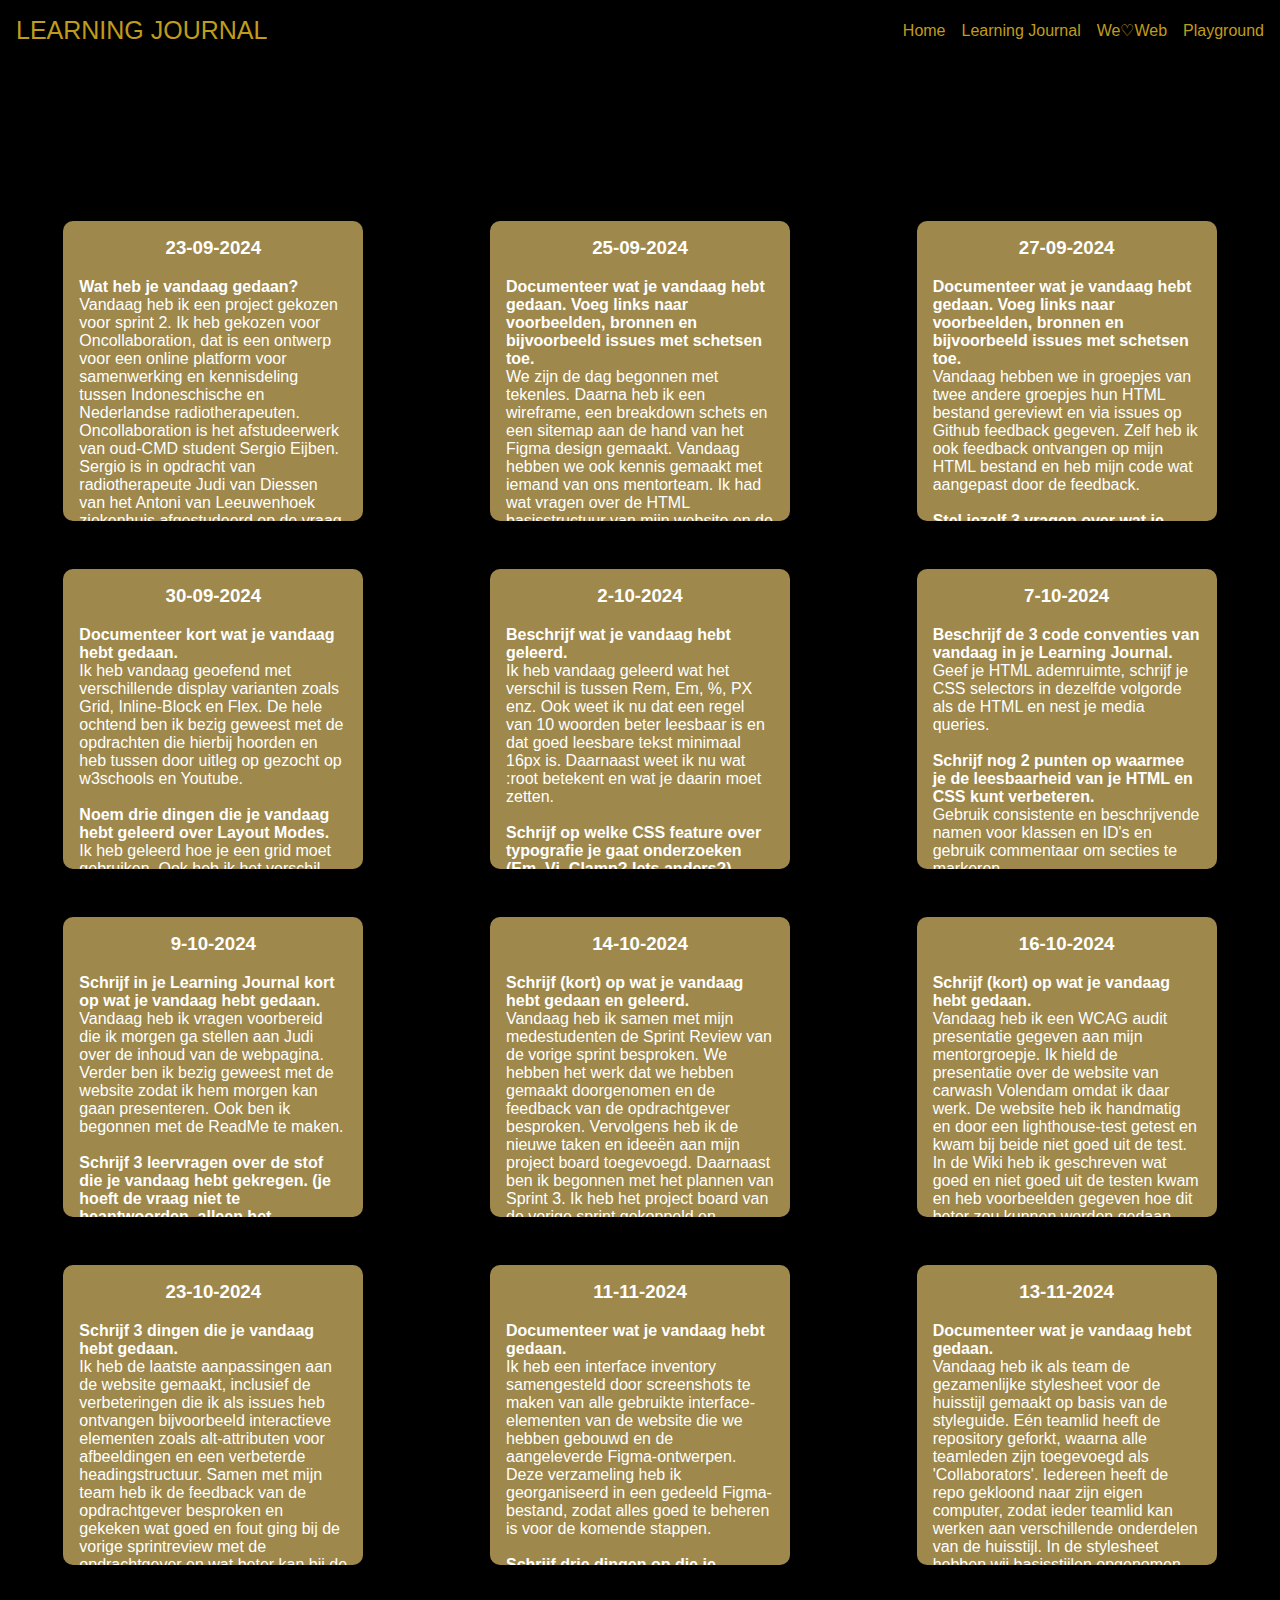
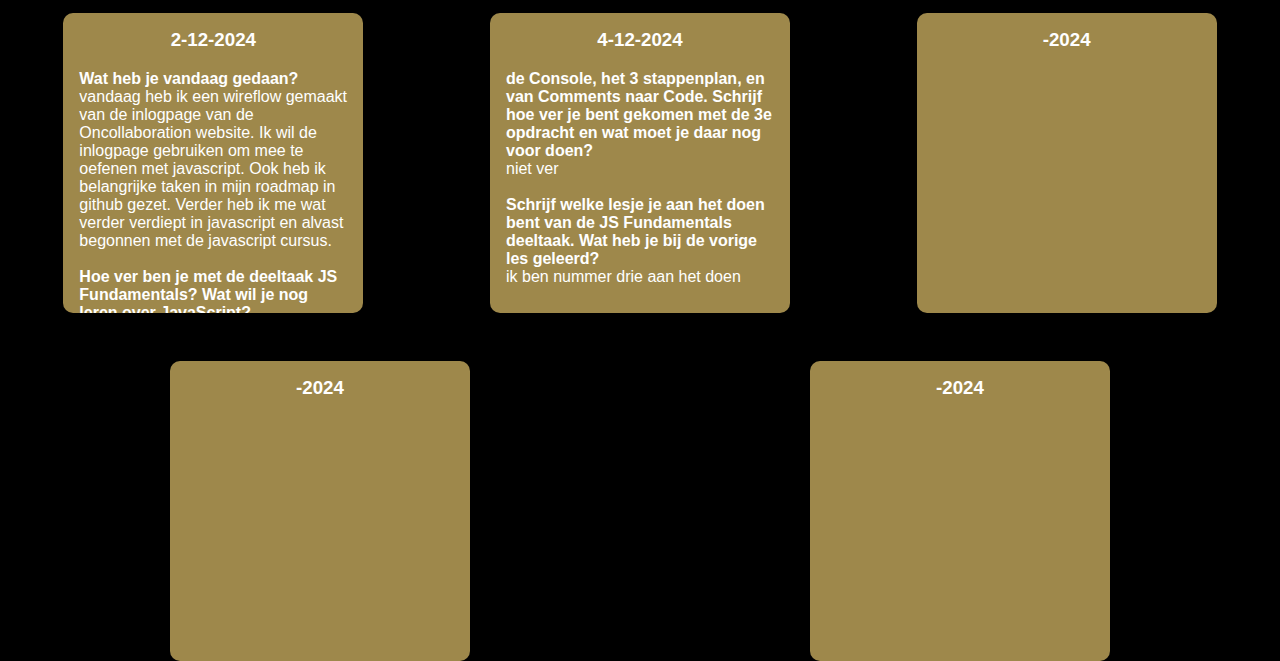
<file: index.html>
<!DOCTYPE html>
<html lang="nl">
  <head>
    <meta charset="UTF-8" />
    <meta name="viewport" content="width=device-width, initial-scale=1.0" />
    <title>ILOVEWEB</title>
    <link rel="stylesheet" href="main.css" />
    <link rel="icon" type="image/png" href="IMG/love.png" />
  </head>
  <body>
    <header>
        <a class="logo" href="">LEARNING JOURNAL</a>
        <nav class="nav-bar">
            <ul class="nav-bar-list">
                <li>
                    <a href="homepage.html">Home</a>
                </li>
                <li>
                    <a href="index.html">Learning Journal</a>
                </li>
                <li>
                    <a href="we-love-web.html">We♡Web</a>
                </li>
                <li>
                    <a href="playground.html">Playground</a>
                </li>
            </ul>
            <svg viewBox="0 0 20 20" xmlns="http://www.w3.org/2000/svg" fill="none">
                <path fill="#c09c1b" fill-rule="evenodd" d="M19 4a1 1 0 01-1 1H2a1 1 0 010-2h16a1 1 0 011 1zm0 6a1 1 0 01-1 1H2a1 1 0 110-2h16a1 1 0 011 1zm-1 7a1 1 0 100-2H2a1 1 0 100 2h16z"/>
            </svg> 
        </nav>
    </header>
    <main>
        <section class="blog-post">
            <h3>23-09-2024</h3>
            <p>
                <strong>Wat heb je vandaag gedaan?</strong><br>
                Vandaag heb ik een project gekozen voor sprint 2. Ik heb gekozen voor Oncollaboration, dat is een ontwerp voor een online platform voor samenwerking en kennisdeling tussen Indoneschische en Nederlandse radiotherapeuten.
                Oncollaboration is het afstudeerwerk van oud-CMD student Sergio Eijben. Sergio is in opdracht van radiotherapeute Judi van Diessen van het Antoni van Leeuwenhoek ziekenhuis afgestudeerd op de vraag over hoe de samenwerking en kennisdeling tussen Indoneschische en Nederlandse radiotherapeuten te verbeteren.
                Onze opdracht is dan om op basis van het aangeleverde ontwerp het online platform Oncollabration te ontwikkelen.Ik heb gekozen om een website te maken voor het Antoni van Leeuwenhoek ziekenhuis in Amsterdam om 
                kennis op het gebied van radiotherapie te delen met de Indonesische ziekenhuizen. De opdrachtgever zelf hebben we vandaag al gesproken en vragen aan 
                gesteld over het project, ook hebben we een briefing en debriefing gemaakt.<br><br>
                <strong>Noem drie dingen die je vandaag hebt geleerd?</strong><br>
                Briefing en debriefing maken, communiceren met een opdrachtgever en bekijken hoe een Figma design voor een website eruit moet komen te zien.<br><br>
                <strong>Formuleer twee leervragen over wat je deze week wil leren?</strong><br>
                Hoe maak ik aan de hand van een Figma bestand een basisstructuur met HTML? Hoe zet ik deze basisstrucuur om tot een goed uitziende website met CSS?
                <br><br>
                <a target="_blank" href="https://docs.google.com/document/d/1ACY9knh9hwvri28aSm_6hH-IFGJk-0feYtlqatIG9hA/edit?usp=sharing">Debriefing</a>
            </p>
        </section>

        <section class="blog-post">
            <h3>25-09-2024</h3>
            <p>
                <strong>Documenteer wat je vandaag hebt gedaan. Voeg links naar voorbeelden, bronnen en bijvoorbeeld issues met schetsen toe.</strong><br>
                We zijn de dag begonnen met tekenles. Daarna heb ik een wireframe, een breakdown schets en een sitemap aan de hand van het Figma design gemaakt. Vandaag hebben we ook kennis gemaakt met iemand van ons mentorteam. Ik had wat vragen over de HTML basisstructuur van mijn website en de mentor heeft me daar goed mee geholpen en ook wat algemene tips gegeven. <br><br>
                <strong>Noem drie dingen die je vandaag hebt geleerd.</strong><br>
                Ik heb geleerd dat ik een section moet gebuiken inplaats van een div. Ook heb ik geleerd hoe je een wireframe en wireflow moet schetsen. Verder heb ik geleerd hoe je een header en/of footer laat verdwijnen met media queries.<br><br>
                <strong>Schrijf op wat je nu gaat doen.</strong>
                Nu ga ik beginnen met de basisstructuur maken van de website in HTML aan de hand van de schetsen die ik gemaakt heb en het Figma design die we hebben gekregen.<br><br>
                <img src="IMG/8BF82AA7-22FC-4ABD-91D0-50773434F691_1_102_o.jpeg" height="300"  alt="breakdown">
                <img src="IMG/98D0C538-886B-403C-AA74-E64AE81DE3F2_1_105_c.jpeg" height="300" alt="sitemap">
                <img src="IMG/Figma-oncolab.png" height="300" alt="figma">
            </p>


        </section>

        <section class="blog-post">
            <h3>27-09-2024</h3>
            <p>
                <strong>Documenteer wat je vandaag hebt gedaan. Voeg links naar voorbeelden, bronnen en bijvoorbeeld issues met schetsen toe.</strong><br>
                Vandaag hebben we in groepjes van twee andere groepjes hun HTML bestand gereviewt en via issues op Github feedback gegeven. Zelf heb ik ook feedback ontvangen op mijn HTML bestand en heb mijn code wat aangepast door de feedback.<br><br>
                <strong>Stel jezelf 3 vragen over wat je hebt geleerd over HTML</strong><br>
                Waarom een Section inplaats van een Div? Hoe verschijnen een Header en Footer vanaf bepaalde hoeveelheden pixels? Hoe maak je een navigatie Footer?
            </p>
        </section>

        <section class="blog-post">
            <h3>30-09-2024</h3>
            <p>
                <strong>Documenteer kort wat je vandaag hebt gedaan.</strong><br>
                Ik heb vandaag geoefend met verschillende display varianten zoals Grid, Inline-Block en Flex. De hele ochtend ben ik bezig geweest met de opdrachten die hierbij hoorden en heb tussen door uitleg op gezocht op w3schools en Youtube.<br><br>
                <strong>Noem drie dingen die je vandaag hebt geleerd over Layout Modes.</strong><br>
                Ik heb geleerd hoe je een grid moet gebruiken. Ook heb ik het verschil geleerd tussen Inline-Block en Block. Daarnaast heb ik ook geleerd wat je met Flex kunt.<br><br>
                <strong>Schrijf op welke layout modes je nodig hebt voor de leertaak/opdracht van de opdrachtgever.</strong><br>
                Ik heb voornamelijk Flex nodig, maar ook Inline-Block en Block.
            </p>
        </section>

        <section class="blog-post">
            <h3>2-10-2024</h3>
            <p>
                <strong>Beschrijf wat je vandaag hebt geleerd.</strong><br>
                Ik heb vandaag geleerd wat het verschil is tussen Rem, Em, %, PX enz. Ook weet ik nu dat een regel van 10 woorden beter leesbaar is en dat goed leesbare tekst minimaal 16px is. Daarnaast weet ik nu wat :root betekent en wat je daarin moet zetten.<br><br>
                <strong>Schrijf op welke CSS feature over typografie je gaat onderzoeken (Em, Vi, Clamp? Iets anders?)</strong><br>
                De CSS features die ik ga onderzoeken zijn het toepassen van Em en Rem, want ik weet nog niet echt wanneer je welke moet gebruiken.<br><br>
                <strong>Schrijf op wat je nu gaat doen voor de opdracht.</strong><br>
                Ik ga nu de content wat in de website moet komen in Html zetten.<br><br>
            </p>
        </section>

        <section class="blog-post">
            <h3>7-10-2024</h3>
            <p>
                <strong>Beschrijf de 3 code conventies van vandaag in je Learning Journal.</strong><br>
                Geef je HTML ademruimte, schrijf je CSS selectors in dezelfde volgorde als de HTML en nest je media queries.<br><br>
                <strong>Schrijf nog 2 punten op waarmee je de leesbaarheid van je HTML en CSS kunt verbeteren.</strong><br>
                Gebruik consistente en beschrijvende namen voor klassen en ID's en gebruik commentaar om secties te markeren.<br><br>
                <strong>Schrijf op welke conventie je vanaf nu over gaat nemen in je eigen code.</strong><br>
                Vanaf nu ga ik ervoor zorgen dat ik de CSS selectors in dezelfde volgorde als de HTML schrijf.<br><br>
            </p>
        </section>
        <section class="blog-post">
            <h3>9-10-2024</h3>
            <p>
                <strong>Schrijf in je Learning Journal kort op wat je vandaag hebt gedaan.</strong><br>
                Vandaag heb ik vragen voorbereid die ik morgen ga stellen aan Judi over de inhoud van de webpagina. Verder ben ik bezig geweest met de website zodat ik hem morgen kan gaan presenteren. Ook ben ik begonnen met de ReadMe te maken.<br><br>
                <strong>Schrijf 3 leervragen over de stof die je vandaag hebt gekregen. (je hoeft de vraag niet te beantwoorden, alleen het bedenken van de vraag zorgt ervoor dat je de lesstof beter onthoudt)</strong><br>
                Hoe bereid ik een goede demonstratie voor tijdens de Sprint Review?, wat zijn de belangrijkste onderdelen die in een readme moeten staan?, hoe kan ik de feedback van de opdrachtgever tijdens de Sprint Review het beste verwerken?<br><br>
        </section>
        <section class="blog-post">
            <h3>14-10-2024</h3>
            <p>
                <strong>Schrijf (kort) op wat je vandaag hebt gedaan en geleerd.</strong><br>
                Vandaag heb ik samen met mijn medestudenten de Sprint Review van de vorige sprint besproken. We hebben het werk dat we hebben gemaakt doorgenomen en de feedback van de opdrachtgever besproken. Vervolgens heb ik de nieuwe taken en ideeën aan mijn project board toegevoegd. Daarnaast ben ik begonnen met het plannen van Sprint 3. Ik heb het project board van de vorige sprint gekoppeld en belangrijke momenten uit het programma van Sprint 3 toegevoegd. Ook heb ik taken ingepland voor een toegankelijkheidschecklist (a11y), een Lighthouse-test en handmatige tests voor de website uit Sprint 2. <br><br>
                <strong>Schrijf op wat je nog moet doen voor de WCAG audit presentatie van woensdag.</strong><br>
                <br>Ik moet nog een Lighthouse-test doen en een handmatige test en de uitslagen daarvan daarna in de Wiki zetten van de WCAG Audit repository.<br>
            </p>
        </section>
        <section class="blog-post">
            <h3>16-10-2024</h3>
            <p>
                <strong>Schrijf (kort) op wat je vandaag hebt gedaan.</strong><br>
                Vandaag heb ik een WCAG audit presentatie gegeven aan mijn mentorgroepje. Ik hield de presentatie over de website van carwash Volendam omdat ik daar werk. De website heb ik handmatig en door een lighthouse-test getest en kwam bij beide niet goed uit de test. In de Wiki heb ik geschreven wat goed en niet goed uit de testen kwam en heb voorbeelden gegeven hoe dit beter zou kunnen worden gedaan. Aan het eind van de presentatie heb ik feedback gekregen van mijn mentor.<br><br>
                <strong>Benoem 3 dingen die je hebt geleerd.</strong><br>
                Het belang van alt-attributen voor afbeeldingen om de toegankelijkheid te verbeteren, vooral wanneer afbeeldingen niet worden weergegeven.
                Gebruik van juiste labels bij invoervelden om formulieren beter bruikbaar en toegankelijk te maken voor alle gebruikers.
                Het aanbrengen van een goede headingstructuur, zodat content makkelijker navigeerbaar is voor zowel gebruikers als screen readers.<br><br>
                <strong>Beschrijf alle 6 onderwerpen uit de workshop en noteer welke je toe kan passen in je opdracht.</strong><br>
                    <u>Links:</u>Het gebruik van "a"-elementen biedt standaard functionaliteiten zoals toetsenbordnavigatie en het openen van nieuwe tabs met target="_blank".<br>
                    <u>Afbeeldingen:</u> Alt-teksten verbeteren de toegankelijkheid, vooral als een afbeelding niet geladen kan worden.<br>
                    <u>Labels:</u> Goede formulierlabels zorgen voor betere toegankelijkheid en voldoen aan richtlijnen zoals WCAG.<br>
                    <u>Headings:</u> Een juiste headingstructuur helpt gebruikers en tools zoals screen readers om door content te navigeren.<br>
                    <u>Accordeons:</u> Met "details" kun je inhoud op een toegankelijke manier verbergen en tonen.<br>
                    <u>Popups:</u> Ze vereisen extra aandacht voor toegankelijkheid, vooral voor toetsenbordgebruikers.<br><br>
            </p>
        </section>
        <section class="blog-post">
            <h3>23-10-2024</h3>
            <p>
                <strong>Schrijf 3 dingen die je vandaag hebt gedaan.</strong><br>
                Ik heb de laatste aanpassingen aan de website gemaakt, inclusief de verbeteringen die ik als issues heb ontvangen bijvoorbeeld interactieve elementen zoals alt-attributen voor afbeeldingen en een verbeterde headingstructuur. Samen met mijn team heb ik de feedback van de opdrachtgever besproken en gekeken wat goed en fout ging bij de vorige sprintreview met de opdrachtgever en wat beter kan bij de aankomende sprintreview.<br><br>
                <strong>Schrijf 1 ding dat je anders aan gaat pakken tijdens de komende Sprint Review.</strong><br>
                Ik ga deze keer vragen stellen over het uiterlijk van de website in plaats van alleen over de inhoud. Bijvoorbeeld over de kleurkeuze, lay-out, en hoe overzichtelijk het geheel eruitziet, zodat ik meer feedback krijg op het visuele aspect.<br><br>
            </p>
        </section>
        <section class="blog-post">
            <h3>11-11-2024</h3>
            <p>
                <strong>Documenteer wat je vandaag hebt gedaan.</strong><br>
                Ik heb een interface inventory samengesteld door screenshots te maken van alle gebruikte interface-elementen van de website die we hebben gebouwd en de aangeleverde Figma-ontwerpen. Deze verzameling heb ik georganiseerd in een gedeeld Figma-bestand, zodat alles goed te beheren is voor de komende stappen.<br><br>
                <strong>Schrijf drie dingen op die je geleerd hebt.</strong><br>
                Het belang van een huisstijl: Ik heb geleerd dat een huisstijl zorgt voor herkenbaarheid en vertrouwen bij gebruikers. Door visuele elementen consistent toe te passen, begrijpen gebruikers wat ze kunnen verwachten van een organisatie.
                Het belang van een styleguide: Een styleguide is essentieel voor het correct toepassen van een huisstijl. Het helpt bij het documenteren van stijlen en zorgt ervoor dat ontwerpers en ontwikkelaars op één lijn zitten, wat consistentie in een website bevordert.
                Interface inventory maken: Ik heb geleerd hoe je een interface inventory kunt maken. Dit houdt in dat je alle interface-elementen van een huisstijl inventariseert en documenteert, zoals typografie, knoppen en media. Het zorgt voor een compleet overzicht van alle visuele onderdelen die in de ontwerpen worden gebruikt.<br><br>
            </p>
        </section>
        <section class="blog-post">
            <h3>13-11-2024</h3>
            <p>
                <strong>Documenteer wat je vandaag hebt gedaan.</strong><br>
                Vandaag heb ik als team de gezamenlijke stylesheet voor de huisstijl gemaakt op basis van de styleguide. Eén teamlid heeft de repository geforkt, waarna alle teamleden zijn toegevoegd als 'Collaborators'. Iedereen heeft de repo gekloond naar zijn eigen computer, zodat ieder teamlid kan werken aan verschillende onderdelen van de huisstijl. In de stylesheet hebben wij basisstijlen opgenomen voor kleuren, typografie en formulier elementen. Samen hebben wij afgesproken welke CSS-classes en code conventies we gaan gebruiken. Ik gebruik de gezamenlijke stylesheet in mijn eigen project en pas de code aan, zodat ik de nieuwe classes gebruik. Mijn CSS zal kleiner worden, omdat een deel al in de gezamenlijke stylesheet staat.<br><br>
                <strong>Schrijf drie dingen op die je geleerd hebt.</strong><br>
                Samenwerken in GitHub: Ik heb geleerd hoe je als team samenwerkt in één repo met 'Collaborators' en GitHub Pages voor een gezamenlijke stylesheet.
                Custom properties gebruiken: Door kleuren en font-groottes als variabelen in te stellen, wordt de code flexibeler en consistenter.
                CSS classes en conventies afstemmen: Afspraken maken over CSS-benamingen verbetert de leesbaarheid en samenwerking.<br><br>
                <strong>Wordt de heading nu paars? Of wordt de huisstijl uitgevoerd?</strong><br>
                De kleur van de headings wordt niet paars. De reden hiervoor is dat de meeste CSS-bestanden (waaronder de gezamenlijke stijlen) vaak specifieker zijn dan een eenvoudige element selector, vooral als ze met classes werken. De classes in de gezamenlijke stylesheet zullen de kleur instellen volgens de prioriteit van hun CSS-specificiteit.<br><br>
                <strong>Welke kleur krijgt de heading met twee classes? Krijgt het de kleur van de huisstijl of wordt de andere class uitgevoerd? Waarom krijgt de heading die kleur?</strong><br>
                De kleur van de heading zal groen zijn, omdat de class .green een andere kleurwaarde (green) heeft en de hoogste prioriteit krijgt.<br><br>
                <strong>Welke kleur hebben de headings nu? Probeer te beschrijven waarom de heading die kleur heeft.</strong><br>
                De kleur van de heading wordt roze (pink). Waarom?: Als meerdere regels dezelfde specificiteit hebben, wordt de regel die laatst wordt gedefinieerd toegepast. Dit komt door de "last defined wins"-regel in CSS. De heading-medium selector in specificity.css heeft dezelfde specificiteit als de heading-medium selector in de gezamenlijke stijlen, maar de regel in specificity.css komt later (dichter bij de plaats waar de CSS wordt geladen of in de volgorde van de bestanden), dus die zal de kleur roze toepassen.<br><br>
                <strong>Welke kleur krijgt de heading? De kleur van de id-selector of 'wint' de class uit de gezamenlijke stylesheet? Waarom is dat?</strong><br>
                De kleur van de heading wordt geel (yellow). Waarom?: ID selectors hebben een hogere specificiteit dan class selectors. In dit geval heeft de selector #heading een hogere specificiteit dan de .heading-medium en .test class selectors, omdat ID selectors altijd meer gewicht hebben. Dus, de ID selector #heading wordt uitgevoerd, en de kleur wordt geel, ongeacht de kleurinstellingen van de classes in de gezamenlijke stijlen.<br><br>
            </p>
        </section>
        <section class="blog-post">
            <h3>2-12-2024</h3>
            <p>
                <strong>Wat heb je vandaag gedaan?</strong><br>
                vandaag heb ik een wireflow gemaakt van de inlogpage van de Oncollaboration website. Ik wil de inlogpage gebruiken om mee te oefenen met javascript. Ook heb ik belangrijke taken in mijn roadmap in github gezet. Verder heb ik me wat verder verdiept in javascript en alvast begonnen met de javascript cursus. <br><br>
                <strong>Hoe ver ben je met de deeltaak JS Fundamentals? Wat wil je nog leren over JavaScript?</strong><br>
                Ik heb de eerste twee taken van de cursus af en wil mezelf eraan houden dat ik elke dag een taak van de cursus ga afronden. Ik wil nog alles leren van javascript en ben daar al in de herfstvakantie meebegonnen.<br><br>
            </p>
        </section>
        <section class="blog-post">
            <h3>4-12-2024</h3>
            <p>
                <strong>de Console, het 3 stappenplan, en van Comments naar Code. Schrijf hoe ver je bent gekomen met de 3e opdracht en wat moet je daar nog voor doen?</strong><br>
                niet ver<br><br>
                <strong>Schrijf welke lesje je aan het doen bent van de JS Fundamentals deeltaak. Wat heb je bij de vorige les geleerd?</strong><br>
                ik ben nummer drie aan het doen<br><br>
            </p>
        </section>
        <section class="blog-post">
            <h3>-2024</h3>
            <p>
                <strong></strong><br>
                <br><br>
                <strong></strong><br>
                <br><br>
                <strong></strong><br>
                <br><br>
            </p>
        </section>
        <section class="blog-post">
            <h3>-2024</h3>
            <p>
                <strong></strong><br>
                <br><br>
                <strong></strong><br>
                <br><br>
                <strong></strong><br>
                <br><br>
            </p>
        </section>
        <section class="blog-post">
            <h3>-2024</h3>
            <p>
                <strong></strong><br>
                <br><br>
                <strong></strong><br>
                <br><br>
                <strong></strong><br>
                <br><br>
            </p>
        </section>






      </section>
    </main>
    <footer>

    </footer>
  </body>
</html>
</file>
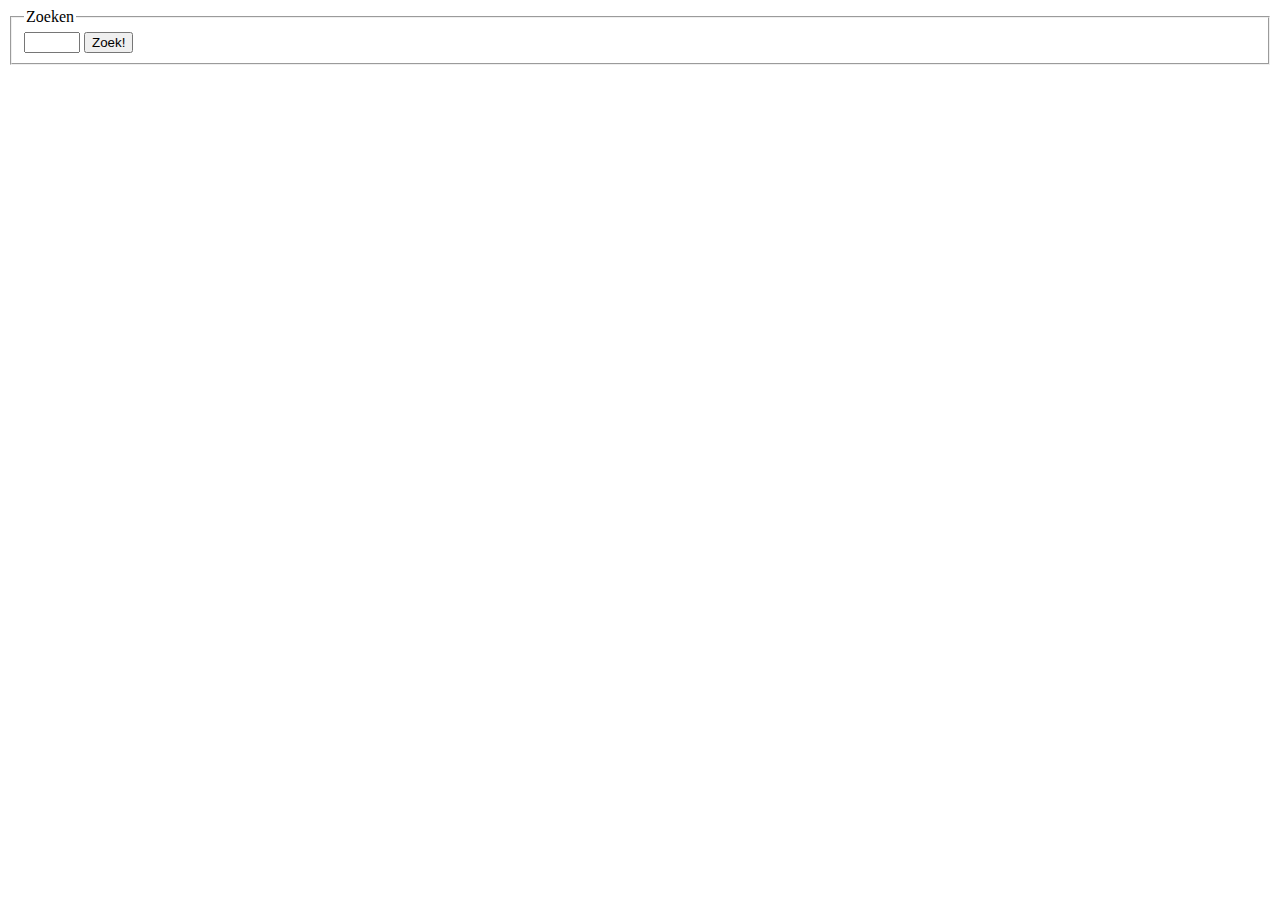
<file: formsandstates.html>
<!DOCTYPE html>
<html lang="nl">
<head>
    <meta charset="UTF-8">
    <meta name="viewport" content="width=device-width, initial-scale=1.0">
    <title>Document</title>
    <style>
        fieldset:has(:user-invalid) {
          background: #faa;
        }
        </style>
</head>
<body>
    <form>
        <fieldset>
          <legend>Zoeken</legend>
          <input type="number" min="1" max="10" required>
          <button type="submit">Zoek!</button>
        </fieldset>
    </form>

    <script src="main.js"></script>
</body>

</html>
</file>
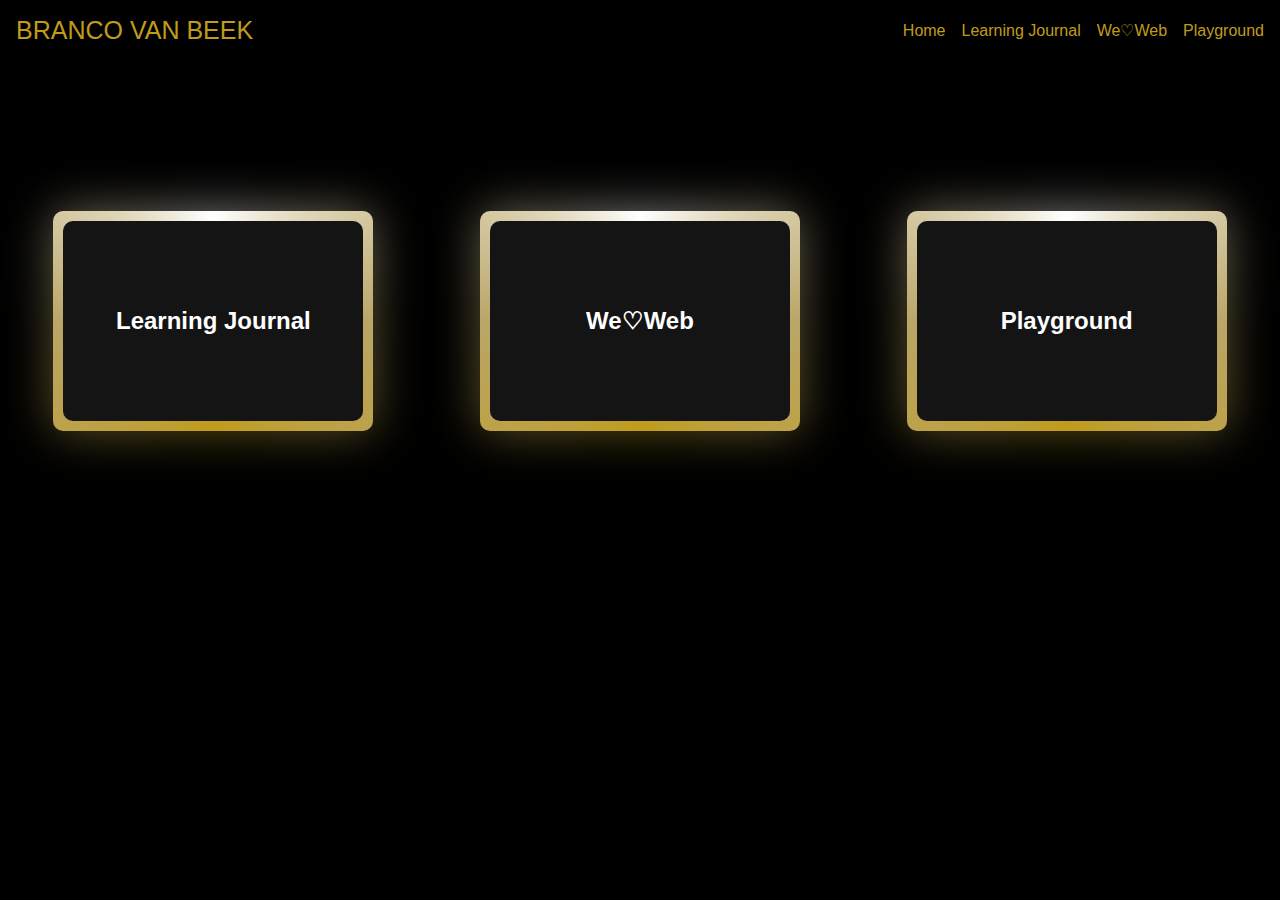
<file: homepage.html>
<!DOCTYPE html>
<html lang="en">
<head>
    <meta charset="UTF-8">
    <meta name="viewport" content="width=device-width, initial-scale=1.0">
    <title>Document</title>
    <link rel="stylesheet" href="main.css">
</head>
<body>
    <header>
       <a class="logo" href="">BRANCO VAN BEEK</a>
        <nav class="nav-bar">
            <ul class="nav-bar-list">
                <li><a href="homepage.html">Home</a>
                </li>
                <li><a href="index.html">Learning Journal</a>
                </li>
                <li><a href="we-love-web.html">We♡Web</a>
                </li>
                <li><a href="playground.html">Playground</a></li>
            </ul>
            <svg viewBox="0 0 20 20" xmlns="http://www.w3.org/2000/svg" fill="none">
                <path fill="#c09c1b" fill-rule="evenodd" d="M19 4a1 1 0 01-1 1H2a1 1 0 010-2h16a1 1 0 011 1zm0 6a1 1 0 01-1 1H2a1 1 0 110-2h16a1 1 0 011 1zm-1 7a1 1 0 100-2H2a1 1 0 100 2h16z"/>
            </svg> 
        </nav>

    </header>
    <main>
        <a href="index.html" class="card">
            <section>
                <h2>Learning Journal</h2>
            </section>
        </a>
        <a href="we-love-web.html" class="card">
            <section>
                <h2>We♡Web</h2>
            </section>
        </a>
        <a href="playground.html" class="card">
            <section>
                <h2>Playground</h2>
            </section>
        </a>        
        <!-- <section class="profile">
            <img src="assets/IMG_5345.JPG" alt="foto branco">
            <h1>Branco van Beek</h1>
        </section> -->
    </main>
    
</body>
</html>
</file>
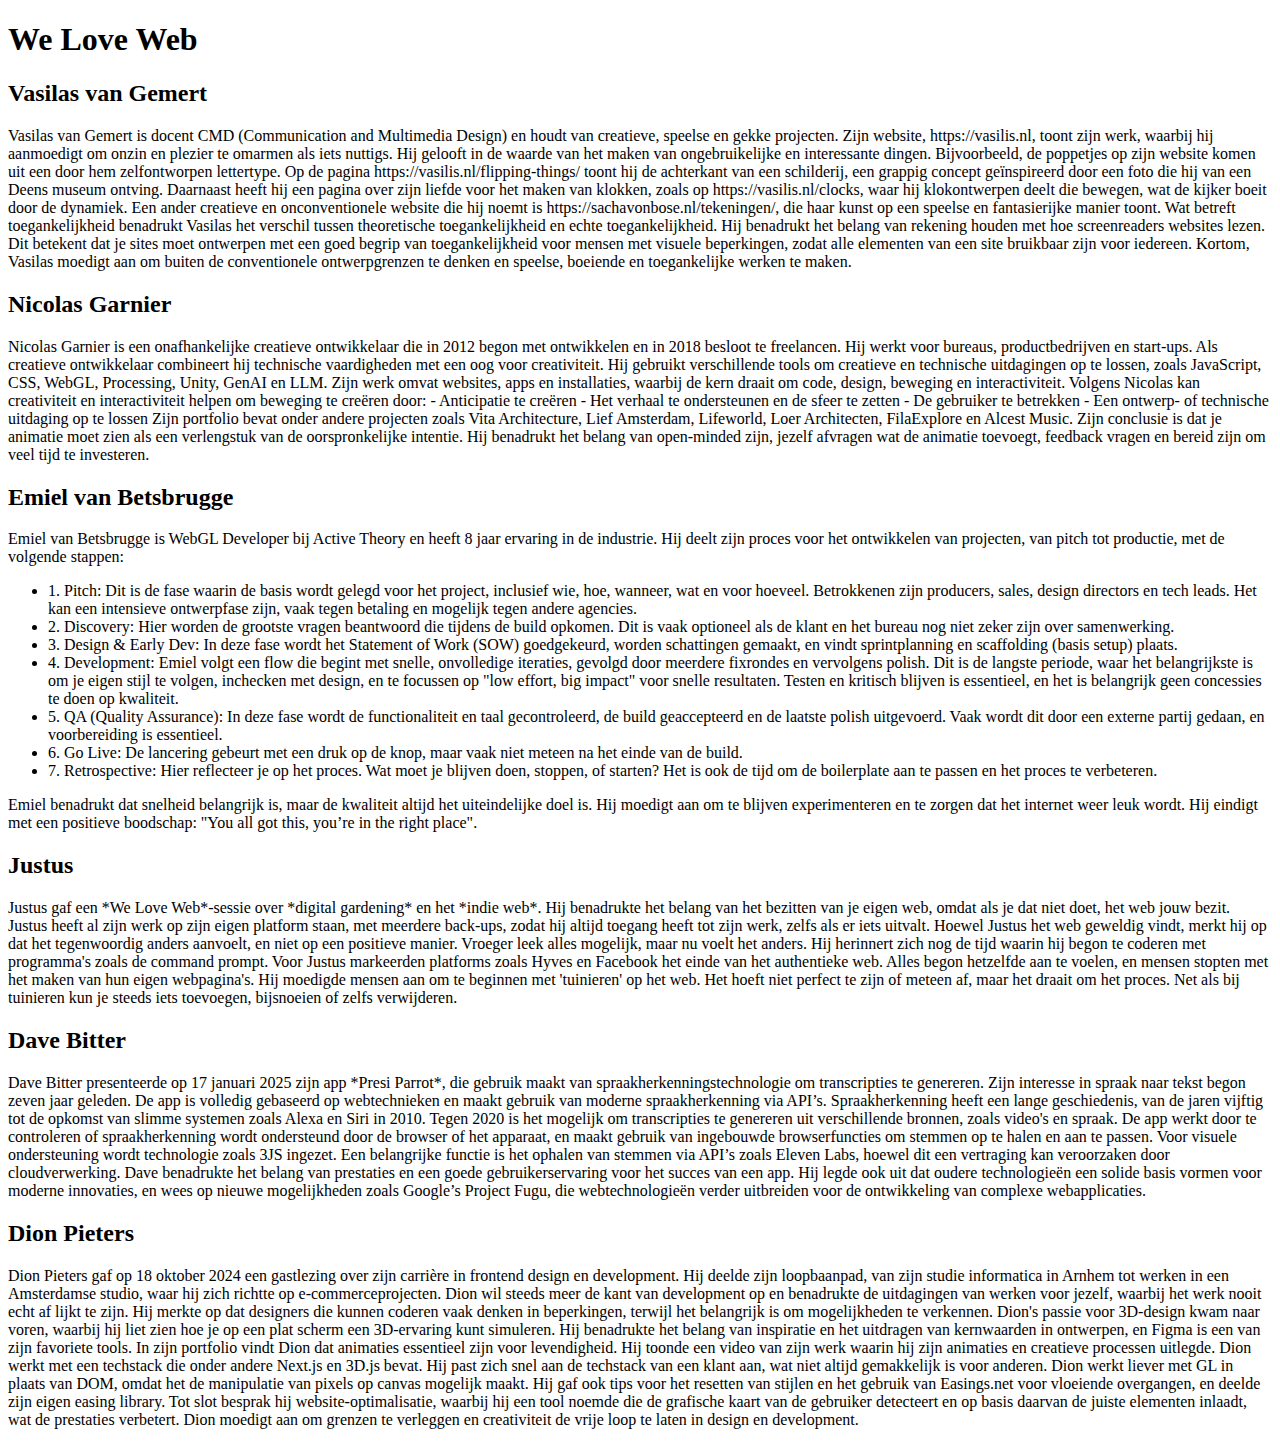
<file: i-love-web.html>
<!DOCTYPE html>
<html lang="en">
<head>
    <meta charset="UTF-8">
    <meta name="viewport" content="width=device-width, initial-scale=1.0">
    <title>Document</title>
</head>
<body>
    <section>
        <h1>We Love Web</h1>

        <h2>Vasilas van Gemert</h2>
        <p>
        Vasilas van Gemert is docent CMD (Communication and Multimedia Design) en houdt van creatieve, speelse en gekke projecten. Zijn website, https://vasilis.nl, toont zijn werk, waarbij hij aanmoedigt om onzin en plezier te omarmen als iets nuttigs. Hij gelooft in de waarde van het maken van ongebruikelijke en interessante dingen. Bijvoorbeeld, de poppetjes op zijn website komen uit een door hem zelfontworpen lettertype.

        Op de pagina https://vasilis.nl/flipping-things/ toont hij de achterkant van een schilderij, een grappig concept geïnspireerd door een foto die hij van een Deens museum ontving. Daarnaast heeft hij een pagina over zijn liefde voor het maken van klokken, zoals op https://vasilis.nl/clocks, waar hij klokontwerpen deelt die bewegen, wat de kijker boeit door de dynamiek.

        Een ander creatieve en onconventionele website die hij noemt is https://sachavonbose.nl/tekeningen/, die haar kunst op een speelse en fantasierijke manier toont.

        Wat betreft toegankelijkheid benadrukt Vasilas het verschil tussen theoretische toegankelijkheid en echte toegankelijkheid. Hij benadrukt het belang van rekening houden met hoe screenreaders websites lezen. Dit betekent dat je sites moet ontwerpen met een goed begrip van toegankelijkheid voor mensen met visuele beperkingen, zodat alle elementen van een site bruikbaar zijn voor iedereen.

        Kortom, Vasilas moedigt aan om buiten de conventionele ontwerpgrenzen te denken en speelse, boeiende en toegankelijke werken te maken.
        </p>

        <h2>Nicolas Garnier</h2>
        <p>
        Nicolas Garnier is een onafhankelijke creatieve ontwikkelaar die in 2012 begon met ontwikkelen en in 2018 besloot te freelancen. Hij werkt voor bureaus, productbedrijven en start-ups. Als creatieve ontwikkelaar combineert hij technische vaardigheden met een oog voor creativiteit. Hij gebruikt verschillende tools om creatieve en technische uitdagingen op te lossen, zoals JavaScript, CSS, WebGL, Processing, Unity, GenAI en LLM. Zijn werk omvat websites, apps en installaties, waarbij de kern draait om code, design, beweging en interactiviteit.

        Volgens Nicolas kan creativiteit en interactiviteit helpen om beweging te creëren door:
        - Anticipatie te creëren
        - Het verhaal te ondersteunen en de sfeer te zetten
        - De gebruiker te betrekken
        - Een ontwerp- of technische uitdaging op te lossen

        Zijn portfolio bevat onder andere projecten zoals Vita Architecture, Lief Amsterdam, Lifeworld, Loer Architecten, FilaExplore en Alcest Music.

        Zijn conclusie is dat je animatie moet zien als een verlengstuk van de oorspronkelijke intentie. Hij benadrukt het belang van open-minded zijn, jezelf afvragen wat de animatie toevoegt, feedback vragen en bereid zijn om veel tijd te investeren.
        </p>

        <h2>Emiel van Betsbrugge</h2>
        <p>
        Emiel van Betsbrugge is WebGL Developer bij Active Theory en heeft 8 jaar ervaring in de industrie. Hij deelt zijn proces voor het ontwikkelen van projecten, van pitch tot productie, met de volgende stappen:
            <ul>
                <li>
                    1. Pitch: Dit is de fase waarin de basis wordt gelegd voor het project, inclusief wie, hoe, wanneer, wat en voor hoeveel. Betrokkenen zijn producers, sales, design directors en tech leads. Het kan een intensieve ontwerpfase zijn, vaak tegen betaling en mogelijk tegen andere agencies.
                </li>
                <li>
                    2. Discovery: Hier worden de grootste vragen beantwoord die tijdens de build opkomen. Dit is vaak optioneel als de klant en het bureau nog niet zeker zijn over samenwerking.
                </li>
                <li>
                    3. Design & Early Dev: In deze fase wordt het Statement of Work (SOW) goedgekeurd, worden schattingen gemaakt, en vindt sprintplanning en scaffolding (basis setup) plaats.
                </li>
                <li>
                    4. Development: Emiel volgt een flow die begint met snelle, onvolledige iteraties, gevolgd door meerdere fixrondes en vervolgens polish. Dit is de langste periode, waar het belangrijkste is om je eigen stijl te volgen, inchecken met design, en te focussen op "low effort, big impact" voor snelle resultaten. Testen en kritisch blijven is essentieel, en het is belangrijk geen concessies te doen op kwaliteit.
                </li>
                <li>
                    5. QA (Quality Assurance): In deze fase wordt de functionaliteit en taal gecontroleerd, de build geaccepteerd en de laatste polish uitgevoerd. Vaak wordt dit door een externe partij gedaan, en voorbereiding is essentieel.
                </li>
                <li>
                    6. Go Live: De lancering gebeurt met een druk op de knop, maar vaak niet meteen na het einde van de build.
                </li>
                <li>
                    7. Retrospective: Hier reflecteer je op het proces. Wat moet je blijven doen, stoppen, of starten? Het is ook de tijd om de boilerplate aan te passen en het proces te verbeteren.
                </li>
            </ul>
        Emiel benadrukt dat snelheid belangrijk is, maar de kwaliteit altijd het uiteindelijke doel is. Hij moedigt aan om te blijven experimenteren en te zorgen dat het internet weer leuk wordt. Hij eindigt met een positieve boodschap: "You all got this, you’re in the right place".
        </p>

        <h2>Justus</h2>
        <p>
        Justus gaf een *We Love Web*-sessie over *digital gardening* en het *indie web*. Hij benadrukte het belang van het bezitten van je eigen web, omdat als je dat niet doet, het web jouw bezit. Justus heeft al zijn werk op zijn eigen platform staan, met meerdere back-ups, zodat hij altijd toegang heeft tot zijn werk, zelfs als er iets uitvalt.

        Hoewel Justus het web geweldig vindt, merkt hij op dat het tegenwoordig anders aanvoelt, en niet op een positieve manier. Vroeger leek alles mogelijk, maar nu voelt het anders. Hij herinnert zich nog de tijd waarin hij begon te coderen met programma's zoals de command prompt.

        Voor Justus markeerden platforms zoals Hyves en Facebook het einde van het authentieke web. Alles begon hetzelfde aan te voelen, en mensen stopten met het maken van hun eigen webpagina's.

        Hij moedigde mensen aan om te beginnen met 'tuinieren' op het web. Het hoeft niet perfect te zijn of meteen af, maar het draait om het proces. Net als bij tuinieren kun je steeds iets toevoegen, bijsnoeien of zelfs verwijderen.
        </p>

        <h2>Dave Bitter</h2>
        <p>
        Dave Bitter presenteerde op 17 januari 2025 zijn app *Presi Parrot*, die gebruik maakt van spraakherkenningstechnologie om transcripties te genereren. Zijn interesse in spraak naar tekst begon zeven jaar geleden. De app is volledig gebaseerd op webtechnieken en maakt gebruik van moderne spraakherkenning via API’s.

        Spraakherkenning heeft een lange geschiedenis, van de jaren vijftig tot de opkomst van slimme systemen zoals Alexa en Siri in 2010. Tegen 2020 is het mogelijk om transcripties te genereren uit verschillende bronnen, zoals video's en spraak.

        De app werkt door te controleren of spraakherkenning wordt ondersteund door de browser of het apparaat, en maakt gebruik van ingebouwde browserfuncties om stemmen op te halen en aan te passen. Voor visuele ondersteuning wordt technologie zoals 3JS ingezet. Een belangrijke functie is het ophalen van stemmen via API’s zoals Eleven Labs, hoewel dit een vertraging kan veroorzaken door cloudverwerking.

        Dave benadrukte het belang van prestaties en een goede gebruikerservaring voor het succes van een app. Hij legde ook uit dat oudere technologieën een solide basis vormen voor moderne innovaties, en wees op nieuwe mogelijkheden zoals Google’s Project Fugu, die webtechnologieën verder uitbreiden voor de ontwikkeling van complexe webapplicaties.
        </p>

        <h2>Dion Pieters</h2>
        <p></p>
        Dion Pieters gaf op 18 oktober 2024 een gastlezing over zijn carrière in frontend design en development. Hij deelde zijn loopbaanpad, van zijn studie informatica in Arnhem tot werken in een Amsterdamse studio, waar hij zich richtte op e-commerceprojecten. Dion wil steeds meer de kant van development op en benadrukte de uitdagingen van werken voor jezelf, waarbij het werk nooit echt af lijkt te zijn. Hij merkte op dat designers die kunnen coderen vaak denken in beperkingen, terwijl het belangrijk is om mogelijkheden te verkennen.

        Dion's passie voor 3D-design kwam naar voren, waarbij hij liet zien hoe je op een plat scherm een 3D-ervaring kunt simuleren. Hij benadrukte het belang van inspiratie en het uitdragen van kernwaarden in ontwerpen, en Figma is een van zijn favoriete tools. In zijn portfolio vindt Dion dat animaties essentieel zijn voor levendigheid. Hij toonde een video van zijn werk waarin hij zijn animaties en creatieve processen uitlegde.

        Dion werkt met een techstack die onder andere Next.js en 3D.js bevat. Hij past zich snel aan de techstack van een klant aan, wat niet altijd gemakkelijk is voor anderen. Dion werkt liever met GL in plaats van DOM, omdat het de manipulatie van pixels op canvas mogelijk maakt. Hij gaf ook tips voor het resetten van stijlen en het gebruik van Easings.net voor vloeiende overgangen, en deelde zijn eigen easing library.

        Tot slot besprak hij website-optimalisatie, waarbij hij een tool noemde die de grafische kaart van de gebruiker detecteert en op basis daarvan de juiste elementen inlaadt, wat de prestaties verbetert. Dion moedigt aan om grenzen te verleggen en creativiteit de vrije loop te laten in design en development.
        </p>
    </section> 
</body>
</html>
</file>
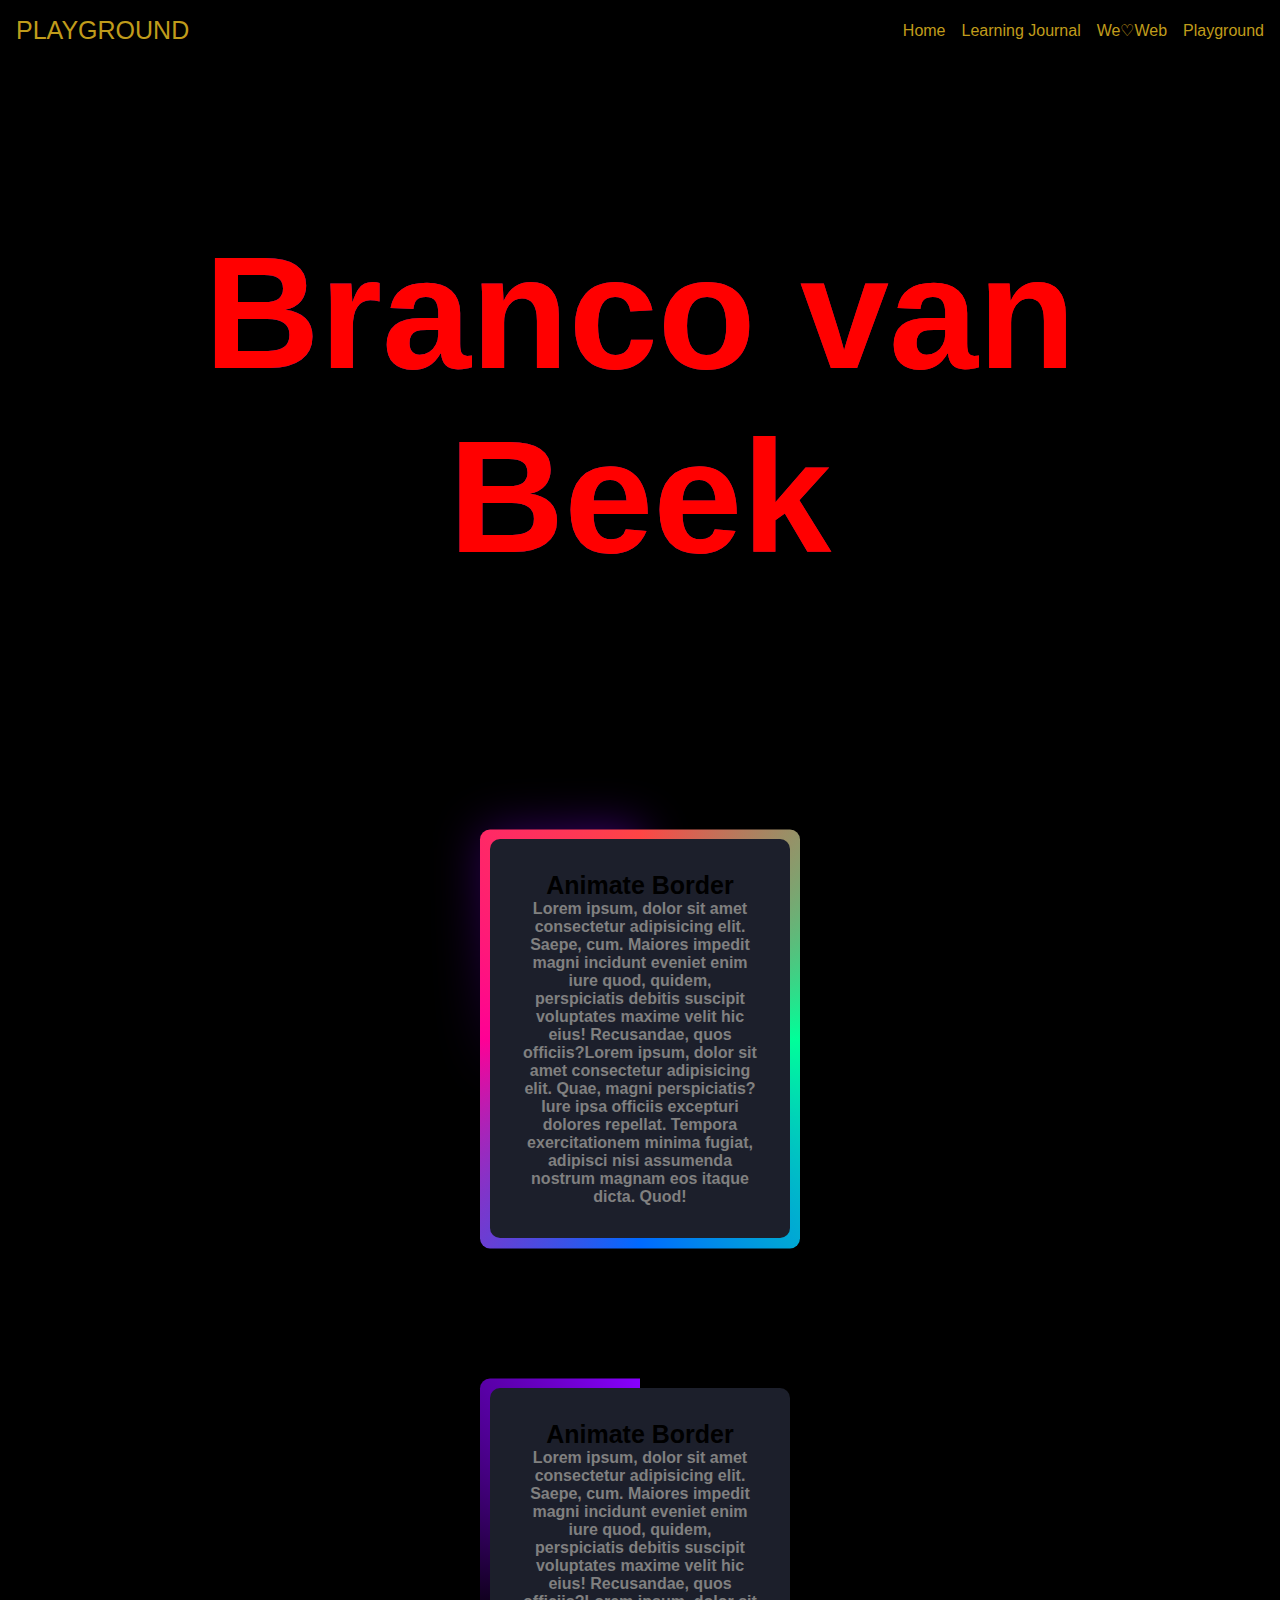
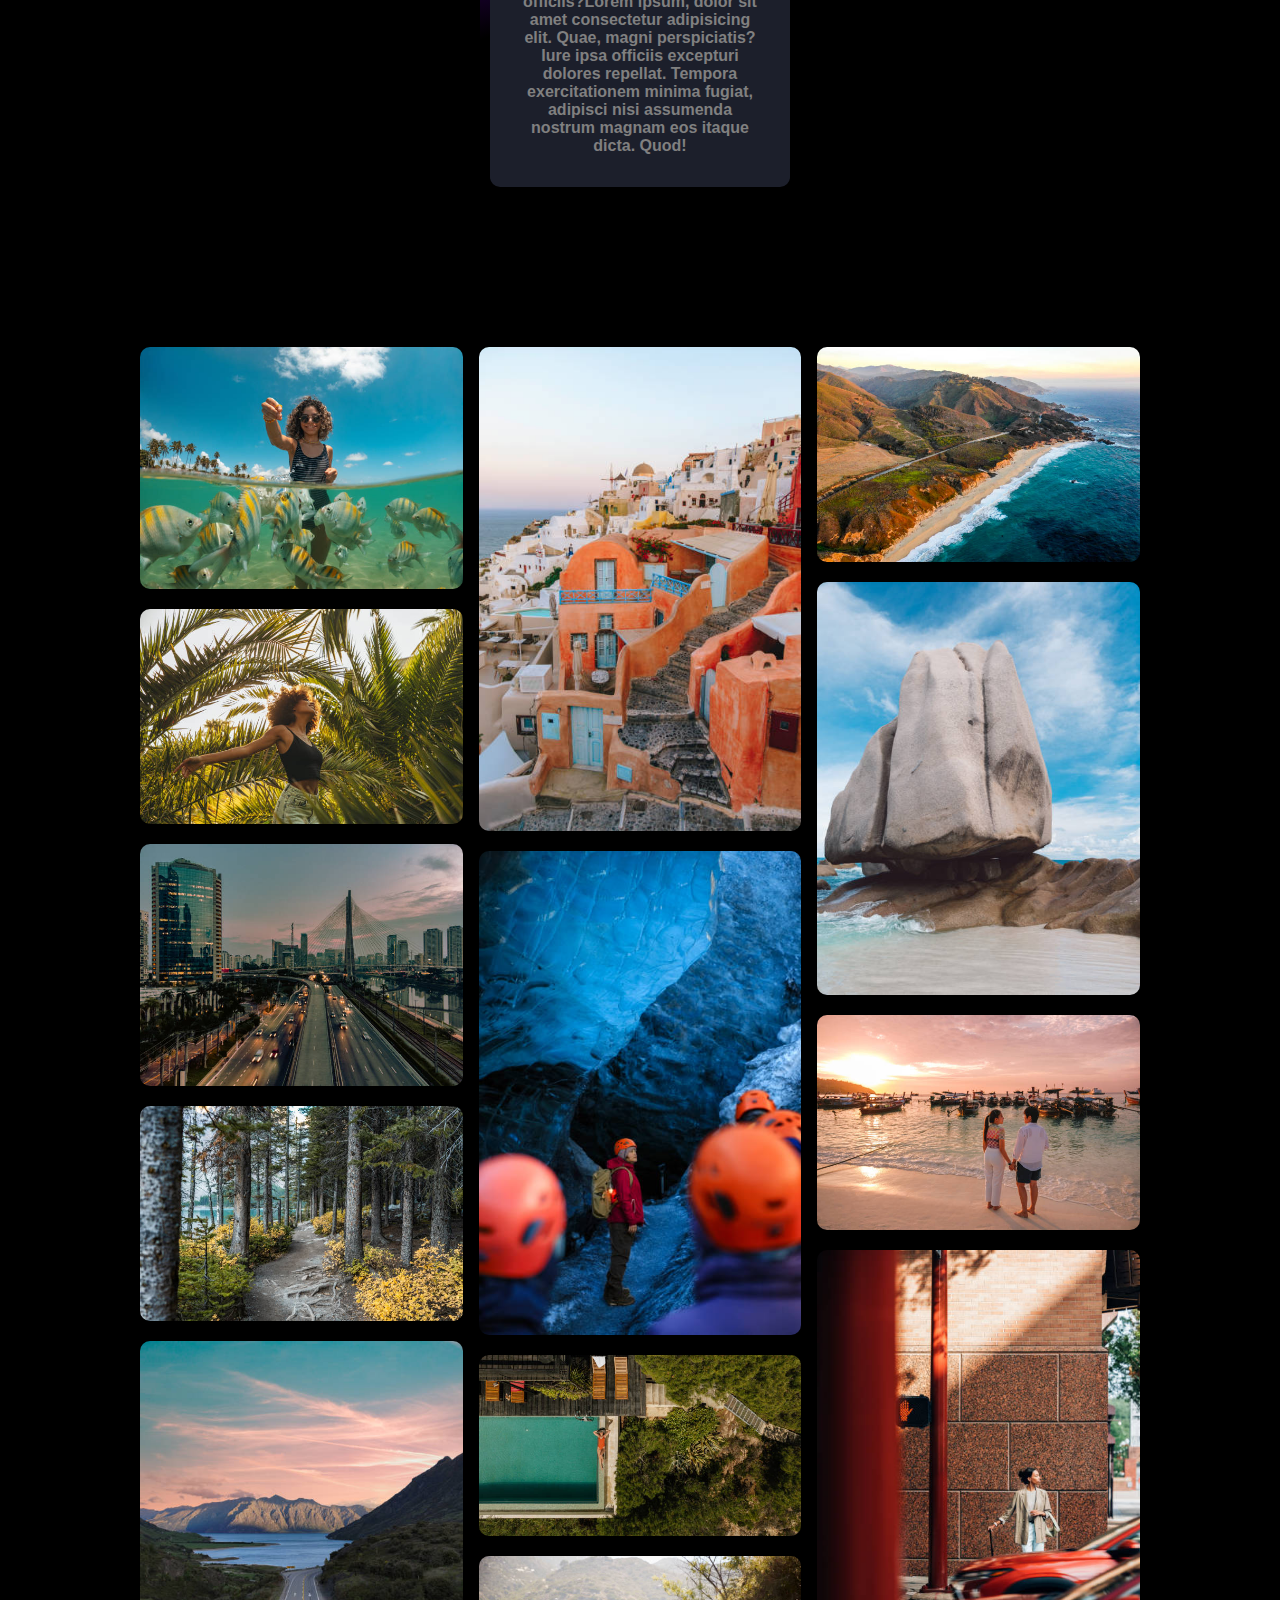
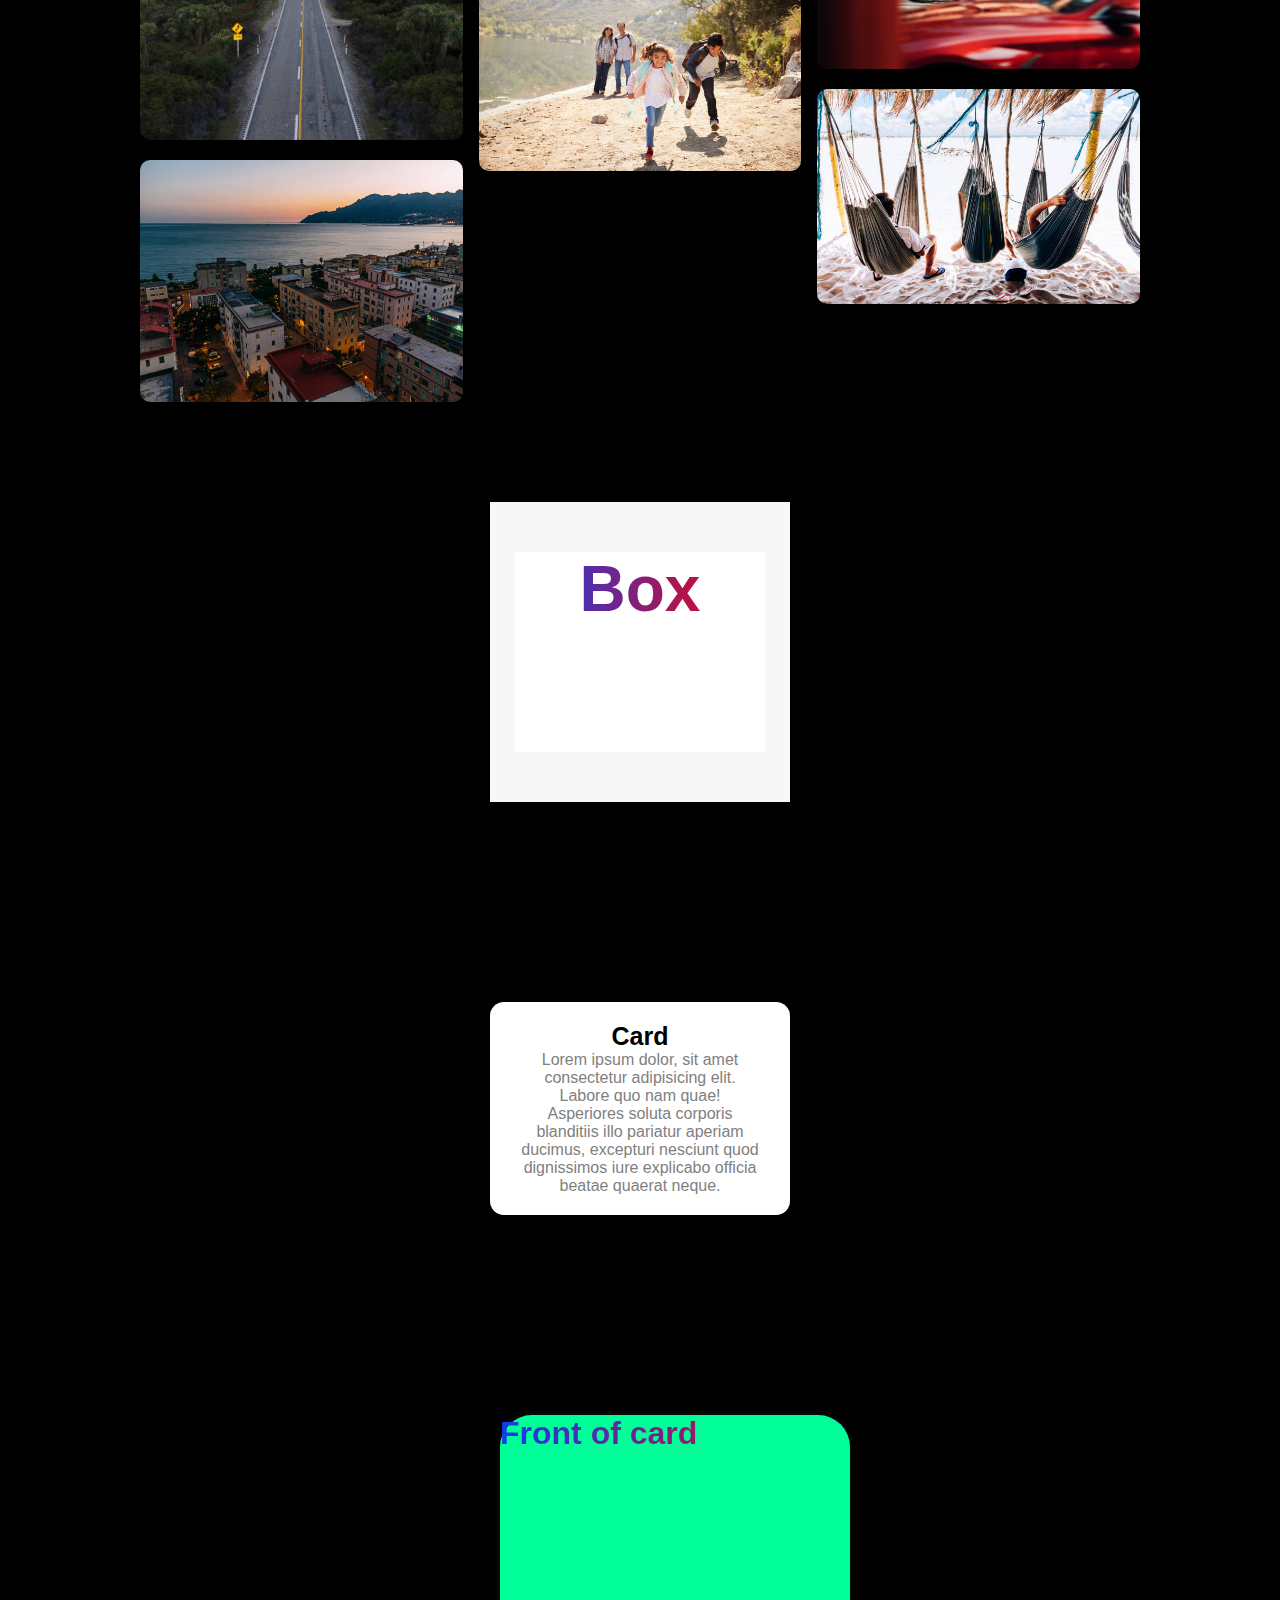
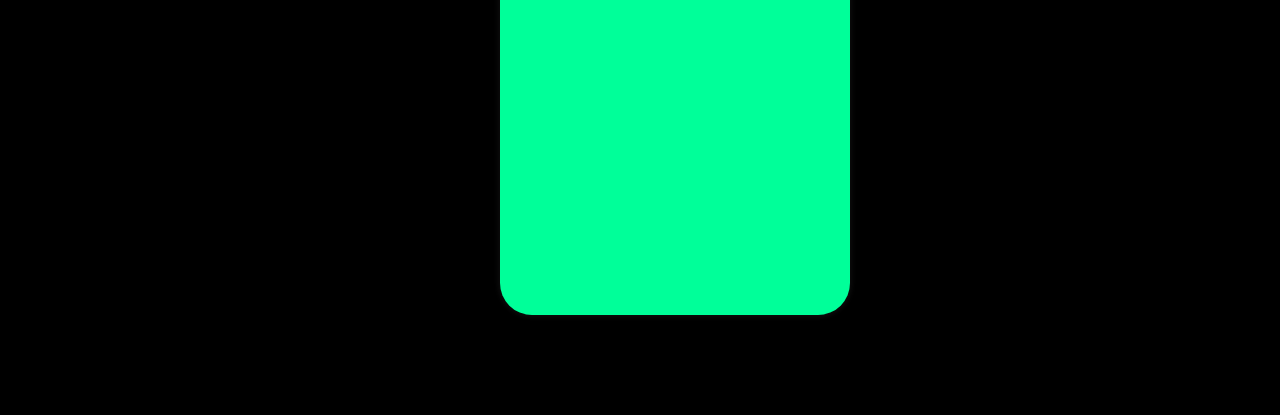
<file: playground.html>
<!DOCTYPE html>
<html lang="en">
<head>
    <meta charset="UTF-8">
    <meta name="viewport" content="width=device-width, initial-scale=1.0">
    <title>Document</title>
    <link rel="stylesheet" href="main2.css">
</head>
<body>
    <header>
        <a class="logo" href="">PLAYGROUND</a>
         <nav class="nav-bar">
             <ul class="nav-bar-list">
                 <li><a href="homepage.html">Home</a>
                 </li>
                 <li><a href="index.html">Learning Journal</a>
                 </li>
                 <li><a href="we-love-web.html">We♡Web</a>
                 </li>
                 <li><a href="playground.html">Playground</a></li>
             </ul>
             <svg viewBox="0 0 20 20" xmlns="http://www.w3.org/2000/svg" fill="none">
                 <path fill="#c09c1b" fill-rule="evenodd" d="M19 4a1 1 0 01-1 1H2a1 1 0 010-2h16a1 1 0 011 1zm0 6a1 1 0 01-1 1H2a1 1 0 110-2h16a1 1 0 011 1zm-1 7a1 1 0 100-2H2a1 1 0 100 2h16z"/>
             </svg> 
         </nav>
    </header>
    <h1 class="color-text">Branco van Beek</h1>
    <section class="card">
        <h2>Animate Border</h2>
        <p>Lorem ipsum, dolor sit amet consectetur adipisicing elit. Saepe, cum. Maiores impedit magni incidunt eveniet enim iure quod, quidem, perspiciatis debitis suscipit voluptates maxime velit hic eius! Recusandae, quos officiis?Lorem ipsum, dolor sit amet consectetur adipisicing elit. Quae, magni perspiciatis? Iure ipsa officiis excepturi dolores repellat. Tempora exercitationem minima fugiat, adipisci nisi assumenda nostrum magnam eos itaque dicta. Quod!</p>
    </section>
    <section class="card2">
        <h2>Animate Border</h2>
        <p>Lorem ipsum, dolor sit amet consectetur adipisicing elit. Saepe, cum. Maiores impedit magni incidunt eveniet enim iure quod, quidem, perspiciatis debitis suscipit voluptates maxime velit hic eius! Recusandae, quos officiis?Lorem ipsum, dolor sit amet consectetur adipisicing elit. Quae, magni perspiciatis? Iure ipsa officiis excepturi dolores repellat. Tempora exercitationem minima fugiat, adipisci nisi assumenda nostrum magnam eos itaque dicta. Quod!</p>
    </section>
    <div class="container">
        <img class="collage" src="IMG/istockphoto-1368808461-612x612.jpg" width="300px" alt="foto1">
        <img class="collage" src="IMG/istockphoto-1382459668-612x612.jpg" width="300px" alt="foto2">
        <img class="collage" src="IMG/istockphoto-1389974541-612x612.jpg" width="300px" alt="foto3">
        <img class="collage" src="IMG/istockphoto-1772777335-612x612.jpg" width="300px" alt="foto4">
        <img class="collage" src="IMG/istockphoto-1985150440-612x612.jpg" width="300px" alt="foto5">
        <img class="collage" src="IMG/istockphoto-2013848057-612x612.jpg" width="300px" alt="foto6">
        <img class="collage" src="IMG/istockphoto-2125727759-612x612.jpg" width="300px" alt="foto7">
        <img class="collage" src="IMG/istockphoto-2150629760-612x612.jpg" width="300px" alt="foto8">
        <img class="collage" src="IMG/istockphoto-2152372663-612x612.jpg" width="300px" alt="foto9">
        <img class="collage" src="IMG/istockphoto-1030966492-612x612.jpg" width="300px" alt="foto10">
        <img class="collage" src="IMG/istockphoto-1038412058-612x612.jpg" width="300px" alt="foto11">
        <img class="collage" src="IMG/istockphoto-1165848799-612x612.jpg" width="300px" alt="foto12">
        <img class="collage" src="IMG/istockphoto-1167119114-612x612.jpg" width="300px" alt="foto13">
        <img class="collage" src="IMG/istockphoto-2155498705-612x612.jpg" width="300px" alt="foto14">
        <img class="collage" src="IMG/istockphoto-995013538-612x612.jpg" width="300px" alt="foto15">
    </div>
    <div class="shadow-box-container">
        <div class="shadow-box">
            <article class="shadow-box-text">
                <H1>Box</H1>
            </article>
        </div>
    </div>
    <div class="wrapper">
        <div class="card3">
            <h2>Card</h2>
            <p>Lorem ipsum dolor, sit amet consectetur adipisicing elit. Labore quo nam quae! Asperiores soluta corporis blanditiis illo pariatur aperiam ducimus, excepturi nesciunt quod dignissimos iure explicabo officia beatae quaerat neque.</p>
        </div>
        <div class="card3">
            <h2>Card</h2>
            <p>Lorem ipsum dolor, sit amet consectetur adipisicing elit. Labore quo nam quae! Asperiores soluta corporis blanditiis illo pariatur aperiam ducimus, excepturi nesciunt quod dignissimos iure explicabo officia beatae quaerat neque.</p>
        </div>
        <div class="card3">
            <h2>Card</h2>
            <p>Lorem ipsum dolor, sit amet consectetur adipisicing elit. Labore quo nam quae! Asperiores soluta corporis blanditiis illo pariatur aperiam ducimus, excepturi nesciunt quod dignissimos iure explicabo officia beatae quaerat neque.</p>
        </div>
        <div class="card3">
            <h2>Card</h2>
            <p>Lorem ipsum dolor, sit amet consectetur adipisicing elit. Labore quo nam quae! Asperiores soluta corporis blanditiis illo pariatur aperiam ducimus, excepturi nesciunt quod dignissimos iure explicabo officia beatae quaerat neque.</p>
        </div>
    </div>
    <div class="card-container">
        <div class="rotated-card">
            <div class="front">
                <h1>Front of card</h1>
            </div>
            <div class="back">
                <h1>Back of Card</h1>
                <p>Additional info on the back of the card</p>
            </div>
        </div> 
    </div>
</body>
</html>
</file>
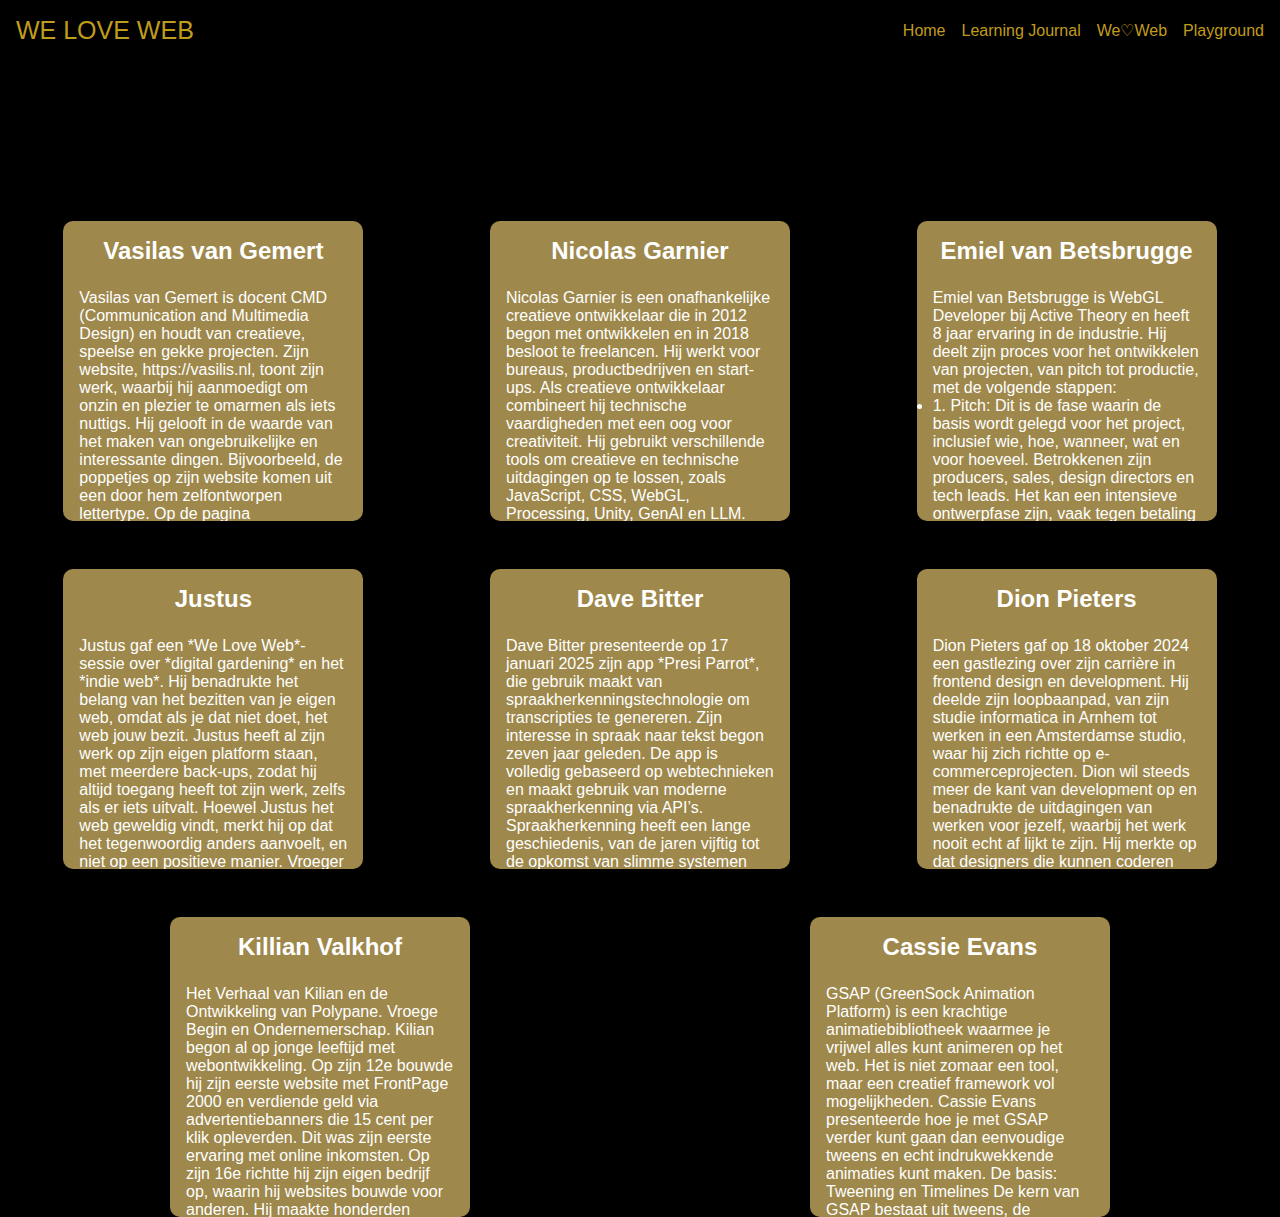
<file: we-love-web.html>
<!DOCTYPE html>
<html lang="en">
<head>
    <meta charset="UTF-8">
    <meta name="viewport" content="width=device-width, initial-scale=1.0">
    <title>Document</title>
    <link rel="stylesheet" href="main.css">
</head>
<body>
    <header>
       <a class="logo" href="">WE LOVE WEB</a>
        <nav class="nav-bar">
            <ul class="nav-bar-list">
                <li><a href="homepage.html">Home</a>
                </li>
                <li><a href="index.html">Learning Journal</a>
                </li>
                <li><a href="we-love-web.html">We♡Web</a>
                </li>
                <li><a href="playground.html">Playground</a></li>
            </ul>
            <svg viewBox="0 0 20 20" xmlns="http://www.w3.org/2000/svg" fill="none">
                <path fill="#c09c1b" fill-rule="evenodd" d="M19 4a1 1 0 01-1 1H2a1 1 0 010-2h16a1 1 0 011 1zm0 6a1 1 0 01-1 1H2a1 1 0 110-2h16a1 1 0 011 1zm-1 7a1 1 0 100-2H2a1 1 0 100 2h16z"/>
            </svg> 
        </nav>
    </header>
    <main>
        <section class="blog-post">
            <h2>Vasilas van Gemert</h2>
            <p>
            Vasilas van Gemert is docent CMD (Communication and Multimedia Design) en houdt van creatieve, speelse en gekke projecten. Zijn website, https://vasilis.nl, toont zijn werk, waarbij hij aanmoedigt om onzin en plezier te omarmen als iets nuttigs. Hij gelooft in de waarde van het maken van ongebruikelijke en interessante dingen. Bijvoorbeeld, de poppetjes op zijn website komen uit een door hem zelfontworpen lettertype.

            Op de pagina https://vasilis.nl/flipping-things/ toont hij de achterkant van een schilderij, een grappig concept geïnspireerd door een foto die hij van een Deens museum ontving. Daarnaast heeft hij een pagina over zijn liefde voor het maken van klokken, zoals op https://vasilis.nl/clocks, waar hij klokontwerpen deelt die bewegen, wat de kijker boeit door de dynamiek.

            Een ander creatieve en onconventionele website die hij noemt is https://sachavonbose.nl/tekeningen/, die haar kunst op een speelse en fantasierijke manier toont.

            Wat betreft toegankelijkheid benadrukt Vasilas het verschil tussen theoretische toegankelijkheid en echte toegankelijkheid. Hij benadrukt het belang van rekening houden met hoe screenreaders websites lezen. Dit betekent dat je sites moet ontwerpen met een goed begrip van toegankelijkheid voor mensen met visuele beperkingen, zodat alle elementen van een site bruikbaar zijn voor iedereen.

            Kortom, Vasilas moedigt aan om buiten de conventionele ontwerpgrenzen te denken en speelse, boeiende en toegankelijke werken te maken.
            </p>
        </section>
        <section class="blog-post">
            <h2>Nicolas Garnier</h2>
            <p>
            Nicolas Garnier is een onafhankelijke creatieve ontwikkelaar die in 2012 begon met ontwikkelen en in 2018 besloot te freelancen. Hij werkt voor bureaus, productbedrijven en start-ups. Als creatieve ontwikkelaar combineert hij technische vaardigheden met een oog voor creativiteit. Hij gebruikt verschillende tools om creatieve en technische uitdagingen op te lossen, zoals JavaScript, CSS, WebGL, Processing, Unity, GenAI en LLM. Zijn werk omvat websites, apps en installaties, waarbij de kern draait om code, design, beweging en interactiviteit.

            Volgens Nicolas kan creativiteit en interactiviteit helpen om beweging te creëren door:
            - Anticipatie te creëren
            - Het verhaal te ondersteunen en de sfeer te zetten
            - De gebruiker te betrekken
            - Een ontwerp- of technische uitdaging op te lossen

            Zijn portfolio bevat onder andere projecten zoals Vita Architecture, Lief Amsterdam, Lifeworld, Loer Architecten, FilaExplore en Alcest Music.

            Zijn conclusie is dat je animatie moet zien als een verlengstuk van de oorspronkelijke intentie. Hij benadrukt het belang van open-minded zijn, jezelf afvragen wat de animatie toevoegt, feedback vragen en bereid zijn om veel tijd te investeren.
            </p>
        </section>
        <section class="blog-post">
            <h2>Emiel van Betsbrugge</h2>
            <p>
            Emiel van Betsbrugge is WebGL Developer bij Active Theory en heeft 8 jaar ervaring in de industrie. Hij deelt zijn proces voor het ontwikkelen van projecten, van pitch tot productie, met de volgende stappen:
                <ul>
                    <li>
                        1. Pitch: Dit is de fase waarin de basis wordt gelegd voor het project, inclusief wie, hoe, wanneer, wat en voor hoeveel. Betrokkenen zijn producers, sales, design directors en tech leads. Het kan een intensieve ontwerpfase zijn, vaak tegen betaling en mogelijk tegen andere agencies.
                    </li>
                    <li>
                        2. Discovery: Hier worden de grootste vragen beantwoord die tijdens de build opkomen. Dit is vaak optioneel als de klant en het bureau nog niet zeker zijn over samenwerking.
                    </li>
                    <li>
                        3. Design & Early Dev: In deze fase wordt het Statement of Work (SOW) goedgekeurd, worden schattingen gemaakt, en vindt sprintplanning en scaffolding (basis setup) plaats.
                    </li>
                    <li>
                        4. Development: Emiel volgt een flow die begint met snelle, onvolledige iteraties, gevolgd door meerdere fixrondes en vervolgens polish. Dit is de langste periode, waar het belangrijkste is om je eigen stijl te volgen, inchecken met design, en te focussen op "low effort, big impact" voor snelle resultaten. Testen en kritisch blijven is essentieel, en het is belangrijk geen concessies te doen op kwaliteit.
                    </li>
                    <li>
                        5. QA (Quality Assurance): In deze fase wordt de functionaliteit en taal gecontroleerd, de build geaccepteerd en de laatste polish uitgevoerd. Vaak wordt dit door een externe partij gedaan, en voorbereiding is essentieel.
                    </li>
                    <li>
                        6. Go Live: De lancering gebeurt met een druk op de knop, maar vaak niet meteen na het einde van de build.
                    </li>
                    <li>
                        7. Retrospective: Hier reflecteer je op het proces. Wat moet je blijven doen, stoppen, of starten? Het is ook de tijd om de boilerplate aan te passen en het proces te verbeteren.
                    </li>
                </ul>
            Emiel benadrukt dat snelheid belangrijk is, maar de kwaliteit altijd het uiteindelijke doel is. Hij moedigt aan om te blijven experimenteren en te zorgen dat het internet weer leuk wordt. Hij eindigt met een positieve boodschap: "You all got this, you’re in the right place".
            </p>
        </section>
        <section class="blog-post">
            <h2>Justus</h2>
            <p>
            Justus gaf een *We Love Web*-sessie over *digital gardening* en het *indie web*. Hij benadrukte het belang van het bezitten van je eigen web, omdat als je dat niet doet, het web jouw bezit. Justus heeft al zijn werk op zijn eigen platform staan, met meerdere back-ups, zodat hij altijd toegang heeft tot zijn werk, zelfs als er iets uitvalt.

            Hoewel Justus het web geweldig vindt, merkt hij op dat het tegenwoordig anders aanvoelt, en niet op een positieve manier. Vroeger leek alles mogelijk, maar nu voelt het anders. Hij herinnert zich nog de tijd waarin hij begon te coderen met programma's zoals de command prompt.

            Voor Justus markeerden platforms zoals Hyves en Facebook het einde van het authentieke web. Alles begon hetzelfde aan te voelen, en mensen stopten met het maken van hun eigen webpagina's.

            Hij moedigde mensen aan om te beginnen met 'tuinieren' op het web. Het hoeft niet perfect te zijn of meteen af, maar het draait om het proces. Net als bij tuinieren kun je steeds iets toevoegen, bijsnoeien of zelfs verwijderen.
            </p>
        </section>
        <section class="blog-post">
            <h2>Dave Bitter</h2>
            <p>
            Dave Bitter presenteerde op 17 januari 2025 zijn app *Presi Parrot*, die gebruik maakt van spraakherkenningstechnologie om transcripties te genereren. Zijn interesse in spraak naar tekst begon zeven jaar geleden. De app is volledig gebaseerd op webtechnieken en maakt gebruik van moderne spraakherkenning via API’s.

            Spraakherkenning heeft een lange geschiedenis, van de jaren vijftig tot de opkomst van slimme systemen zoals Alexa en Siri in 2010. Tegen 2020 is het mogelijk om transcripties te genereren uit verschillende bronnen, zoals video's en spraak.

            De app werkt door te controleren of spraakherkenning wordt ondersteund door de browser of het apparaat, en maakt gebruik van ingebouwde browserfuncties om stemmen op te halen en aan te passen. Voor visuele ondersteuning wordt technologie zoals 3JS ingezet. Een belangrijke functie is het ophalen van stemmen via API’s zoals Eleven Labs, hoewel dit een vertraging kan veroorzaken door cloudverwerking.

            Dave benadrukte het belang van prestaties en een goede gebruikerservaring voor het succes van een app. Hij legde ook uit dat oudere technologieën een solide basis vormen voor moderne innovaties, en wees op nieuwe mogelijkheden zoals Google’s Project Fugu, die webtechnologieën verder uitbreiden voor de ontwikkeling van complexe webapplicaties.
            </p>
        </section>
        <section class="blog-post">
            <h2>Dion Pieters</h2>
            <p></p>
            Dion Pieters gaf op 18 oktober 2024 een gastlezing over zijn carrière in frontend design en development. Hij deelde zijn loopbaanpad, van zijn studie informatica in Arnhem tot werken in een Amsterdamse studio, waar hij zich richtte op e-commerceprojecten. Dion wil steeds meer de kant van development op en benadrukte de uitdagingen van werken voor jezelf, waarbij het werk nooit echt af lijkt te zijn. Hij merkte op dat designers die kunnen coderen vaak denken in beperkingen, terwijl het belangrijk is om mogelijkheden te verkennen.

            Dion's passie voor 3D-design kwam naar voren, waarbij hij liet zien hoe je op een plat scherm een 3D-ervaring kunt simuleren. Hij benadrukte het belang van inspiratie en het uitdragen van kernwaarden in ontwerpen, en Figma is een van zijn favoriete tools. In zijn portfolio vindt Dion dat animaties essentieel zijn voor levendigheid. Hij toonde een video van zijn werk waarin hij zijn animaties en creatieve processen uitlegde.

            Dion werkt met een techstack die onder andere Next.js en 3D.js bevat. Hij past zich snel aan de techstack van een klant aan, wat niet altijd gemakkelijk is voor anderen. Dion werkt liever met GL in plaats van DOM, omdat het de manipulatie van pixels op canvas mogelijk maakt. Hij gaf ook tips voor het resetten van stijlen en het gebruik van Easings.net voor vloeiende overgangen, en deelde zijn eigen easing library.

            Tot slot besprak hij website-optimalisatie, waarbij hij een tool noemde die de grafische kaart van de gebruiker detecteert en op basis daarvan de juiste elementen inlaadt, wat de prestaties verbetert. Dion moedigt aan om grenzen te verleggen en creativiteit de vrije loop te laten in design en development.
            </p>
        </section>
        <section class="blog-post">
            <h2>Killian Valkhof</h2>
            <p>
            Het Verhaal van Kilian en de Ontwikkeling van Polypane.

            Vroege Begin en Ondernemerschap.
            Kilian begon al op jonge leeftijd met webontwikkeling. Op zijn 12e bouwde hij zijn eerste website met FrontPage 2000 en verdiende geld via advertentiebanners die 15 cent per klik opleverden. Dit was zijn eerste ervaring met online inkomsten.  

            Op zijn 16e richtte hij zijn eigen bedrijf op, waarin hij websites bouwde voor anderen. Hij maakte honderden websites en leerde zo de webtechnieken van die tijd. In deze periode begon hij ook met het testen van websites op verschillende apparaten. Toen de iPhone werd geïntroduceerd, ontdekte hij het belang van responsive web design en verdiepte zich verder in het bouwen van websites die goed werkten op verschillende schermgroottes.  

            Eerste Software en Tools.
            Naast websites bouwen, ontwikkelde Kilian verschillende tools om zijn werk efficiënter te maken:  
            - Trimage: Een desktopapplicatie om afbeeldingen te comprimeren.  
            - CSS-libraries: Herbruikbare stijlbibliotheken voor snellere websiteontwikkeling.  
            - JavaScript-grafiektool: Een tool om visuele grafieken te genereren.  
            - F.lux (Commandline tool in Python): Een tool die het scherm een warmere kleur geeft afhankelijk van het tijdstip van de dag, vergelijkbaar met de bekende F.lux-app.  
            - FromScratch: Een notitie-app waarin alles automatisch wordt opgeslagen zonder dat de gebruiker op ‘opslaan’ hoeft te klikken.  

            Door voortdurend kleine projecten te ontwikkelen en deze steeds complexer te maken, bleef hij zichzelf verbeteren.  

            Het Ontstaan van Polypane.
            Voor het ontwerpen van websites gebruikte Kilian vroeger Sketch, een design-tool. Toen Sketch een functie introduceerde om pagina’s op verschillende schermgroottes te tonen, realiseerde hij zich hoe waardevol dit was voor ontwikkelaars. Dit idee leidde uiteindelijk tot Polypane.  

            De eerste versie van Polypane was een persoonlijke tool die hij voor zichzelf maakte om zijn werk als webontwikkelaar makkelijker te maken. Al snel merkte hij dat het testen van websites efficiënter werd en dat het een waardevolle toevoeging kon zijn voor andere ontwikkelaars.  

            Van Persoonlijk Project naar Professioneel Product.  
            In 2019 was Kilian werkloos en besloot hij zijn tijd te besteden aan Polypane. Hij ontwikkelde het verder en op 14 mei 2019 lanceerde hij Polypane 1.0, niet langer als gratis tool maar als een commercieel product.  

            Ondanks dat anderen probeerden om vergelijkbare browsers te ontwikkelen, stopten zij uiteindelijk, terwijl Polypane bleef groeien. Kilian voegde regelmatig nieuwe functies toe en gebruikte constant **feedback van gebruikers** om verbeteringen door te voeren.  

            Innovaties en Kenmerken van Polypane. 
            Een van de eerste feedbackpunten die hij ontving, was dat de vensters in Polypane niet gesynchroniseerd mee scrolden. Zelf gebruikte hij een tool die dit wel kon, maar veel andere ontwikkelaars hadden die niet. Daarom bouwde hij deze functie in, zodat alle vensters tegelijk konden scrollen.  

            Elke maand werden nieuwe features toegevoegd. Enkele belangrijke kenmerken van Polypane zijn:  
            - Dark mode 
            - Toegankelijkheidscontroles 
            - Focusvolgorde-analyse
            - Een ingebouwde element-inspector** (die onafhankelijk werkt van Chrome’s DevTools)  
            - Een JSON-viewer
            - Ondersteuning voor browserextensies  
            - Console.img-functionaliteit (voor het debuggen van afbeeldingen in de console)  
            -Error messages die ontwikkelaars helpen bij debugging  

            Technologieën achter Polypane. 
            Om Polypane te ontwikkelen, maakte Kilian gebruik van verschillende technologieën:  
            - Electron: Voor het bouwen van de desktopapplicatie.  
            - React: Voor de interface van de browser.  
            - JavaScript: Een groot deel van de browserfunctionaliteit moest hij zelf namaken.  

            Daarnaast implementeerde hij complexe communicatieprocessen binnen de applicatie:  
            - React state management 
            - Inter Process Communication (IPC) 
            - Message bus
            - Message ports
            - Chrome DevTools Protocol

            Andere Projecten.
            Naast Polypane heeft Kilian diverse side projects ontwikkeld, zoals:  
            -SmashingMagazine Tool: Een tool om alle stijlen van een website op te halen, zoals kleuren, lettertypen, schaduwen en borders.  
            - Fix Contrast: Een browserextensie die kleurcontrast verbetert.  
            - Polypane Cloud: Een uitbreiding van Polypane.  
            - Polypane voor iPad: Een nog in ontwikkeling zijnde versie van Polypane voor tablets.  

            Het Belang van Side Projects.  
            Kilian benadrukt dat het ontwikkelen van side projects essentieel is voor programmeurs. Dit helpt bij het verbeteren van vaardigheden en het opdoen van ervaring. Volgens hem is het belangrijk om uren te maken in code, omdat dit leidt tot meer kennis en uiteindelijk betere producten.  

            Polypane Vandaag de Dag.  
            Polypane bestaat inmiddels bijna 10 jaar en is een essentiële tool geworden voor webontwikkelaars wereldwijd. Kilian gebruikt geavanceerde analysetools om te zien welke schermen, knoppen en functies het meest worden gebruikt. Op basis van deze gegevens blijft hij de browser continu verbeteren.  

            Zijn verhaal laat zien hoe een klein persoonlijk project kan uitgroeien tot een professioneel product dat wereldwijd wordt gebruikt. Met een combinatie van technische kennis, experimenteren, gebruikersfeedback en doorzettingsvermogen heeft hij Polypane ontwikkeld tot een krachtige tool voor webdesigners en ontwikkelaars.
            </p>
        </section>
        <section class="blog-post">
            <h2>Cassie Evans</h2>
            <p>
            GSAP (GreenSock Animation Platform) is een krachtige animatiebibliotheek waarmee je vrijwel alles kunt animeren op het web. Het is niet zomaar een tool, maar een creatief framework vol mogelijkheden. Cassie Evans presenteerde hoe je met GSAP verder kunt gaan dan eenvoudige tweens en echt indrukwekkende animaties kunt maken.
            De basis: Tweening en Timelines
            De kern van GSAP bestaat uit tweens, de basisbouwstenen van animaties. Een tween is een methode waarmee je een element (target) transformeert met een reeks parameters (vars). Wil je complexere animaties maken? Dan gebruik je timelines, waarmee je meerdere animaties achter elkaar kunt afspelen en synchroniseren.
            ScrollTriggers en Container Animations
            GSAP maakt het eenvoudig om animaties te koppelen aan scrollbewegingen met ScrollTrigger. Hiermee kun je bijvoorbeeld secties laten animeren terwijl de gebruiker scrollt. Een geavanceerde toepassing hiervan is Container Animation, waarbij je een scroll-trigger binnen een andere scroll-trigger plaatst. Dit opent de deur naar dynamische, interactieve layouts.
            Efficiënte animaties met QuickSetter en QuickTo
            Voor animaties die extreem vloeiend en performant moeten zijn, zoals cursorvolgers of bewegende objecten op basis van muisinput, biedt GSAP quickSetter en quickTo. Hiermee kun je waarde-updates optimaliseren en een soepele ervaring creëren zonder performanceproblemen.
            GSAP Utils: Handige hulpmiddelen
            GSAP bevat een verzameling handige functies onder GSAP Utils, zoals:

            • utils.random() – genereert willekeurige waarden binnen een bereik.

            • utils.mapRange() – schaalt een waarde van het ene bereik naar het andere.

            • utils.wrap() – maakt een reeks herhalende animaties of cyclische waarden.

            Deze utilities helpen bij het dynamisch genereren van animaties en interacties.

            Ease Visualizer en MatchMedia

            Om de perfecte timing en beweging te krijgen, heeft GSAP een Ease Visualizer, waarmee je easings kunt verkennen en aanpassen voor vloeiende overgangen. Daarnaast maakt matchMedia het mogelijk om responsieve animaties te maken die zich aanpassen aan verschillende schermformaten.

            Control Methods en Community Helpers

            Met control methods kun je de tijdlijn van een animatie beheren, zoals pauzeren, hervatten of terugspoelen. Bovendien biedt GSAP een reeks helperfuncties die vanuit de community zijn ontstaan, waardoor animaties nog flexibeler en efficiënter worden.

            Conclusie

            GSAP is veel meer dan alleen een eenvoudige animatiebibliotheek. Het biedt een complete toolkit waarmee je alles kunt animeren, van basisovergangen tot complexe interacties. Dankzij functies zoals ScrollTrigger, QuickSetter, GSAP Utils en MatchMedia is het een onmisbare tool voor moderne webanimaties. Wil je meer ontdekken? Check www.gsap.com en experimenteer zelf met de eindeloze mogelijkheden!
            </p>
            
        </section>

    </main>
</body>
</html>
</file>
<file: main.css>
*{
    margin: 0;
    padding: 0;
    box-sizing: border-box;
    font-family:'Trebuchet MS', 'Lucida Sans Unicode', 'Lucida Grande', 'Lucida Sans', Arial, sans-serif
}

body{
    background-color: black;
    color: white;
}

header a{
    text-decoration: none;
    color: #c09c1b;
}

.logo{
    font-size: 25px;
}

header{
    padding: 1em;
    display: flex;
    justify-content: space-between;
    width: 100%;
    align-items: center;
    margin-bottom: 10em;
}

header svg{
    width: 50px;
    height: 25px;
}

.nav-bar-list{
    display: none;
}

@media (min-width: 600px){
    header svg{
        display: none;
    }

    .nav-bar-list{
        list-style: none;
        gap: 1em;
        display: flex;
        align-items: center;
    }
}

/* regenboogrand */

main{
    margin-left: 1.5em;
    margin-right: 1.5em;
    display: flex;
    justify-content: space-around;
    flex-wrap: wrap;
    gap: 3em;
}

main a{
    text-decoration: none;
    color: white;
}
.card{
    width: 300px;
    height: 200px;
    background: rgb(20, 20, 20);
    text-align: center;
    border-radius: 10px;
    font-family: Arial, Helvetica, sans-serif;
    font-size: 16px;
    font-weight: bold;
    position: relative;
    display: flex;
    align-items: center;
    justify-content: center;
}

@property --angle{
    syntax: "<angle>";
    initial-value: 0deg;
    inherits: false;
}

.card::after, .card::before{
    content:'';
    position: absolute;
    height: 100%;
    width: 100%;
    top: 50%;
    left: 50%;
    translate: -50% -50%;
    z-index: -1;
    padding: 10px;
    border-radius: 10px;
    background-image: conic-gradient(from var(--angle),#ffffff,#baa668,#c09c1b,#baa668,#ffffff);
    animation: 3s spin linear infinite;
}

.card::before{
    filter: blur(1.5rem);
    opacity:0.5;
}

@keyframes spin{
    from{
        --angle: 0deg;
    }
    to{
        --angle:360deg;
    }
}

/* .profile{
    width: 100%;
    background-color: white;
    height: fit-content;
    border-radius: 10px;
    background-color: brown;
}

.profile img{
    width: 100px;
    height: 130px;
    border-radius: 10px;
} */


/* pagina 2 */
.blog-post{
    width: 300px;
    height: 300px;
    overflow-y: scroll;
    background-color: rgb(158, 136, 75);
    border-radius: 10px;
    padding: 1em;
}

.blog-post h2,
.blog-post h3 {
    margin-bottom: 1em;
    text-align: center;
}


.blog-post{
    transition: 0.5s;
}

.blog-post:hover{
    box-shadow: 5px 5px 5px 5px rgb(158, 136, 75);
}
</file>
<file: main2.css>
*{
    margin: 0;
    padding: 0;
    box-sizing: border-box;
    font-family:'Trebuchet MS', 'Lucida Sans Unicode', 'Lucida Grande', 'Lucida Sans', Arial, sans-serif
}

body{
    background-color: #000000;
    display: flex;
    flex-direction: column;
    justify-content: center;
    max-width: 100%;
}

/* header */
header a{
    text-decoration: none;
    color: #c09c1b;
}

.logo{
    font-size: 25px;
}

header{
    padding: 1em;
    display: flex;
    justify-content: space-between;
    width: 100%;
    align-items: center;
    margin-bottom: 10em;
}

header svg{
    width: 50px;
    height: 25px;
}

.nav-bar-list{
    display: none;
}

@media (min-width: 600px){
    header svg{
        display: none;
    }

    .nav-bar-list{
        list-style: none;
        gap: 1em;
        display: flex;
        align-items: center;
    }
}
/* header eind */

.container{
    width: min(1000px, 100%);
    margin: 0 auto;
    columns: 3 300px;
    gap: 1em;
    margin-top: 35em;
}

.collage{
    width: 100%;
    margin-bottom: 1em;
    border-radius: 10px;
}
 /* collage */

h2{
    color: rgb(0, 0, 0);
    font-size: 25px
}

p{
    color: grey;
}
.card{
    top: 250px;
    margin: 0 auto;
    padding: 2em;
    width: 300px;
    background: #1c1f2b;
    text-align: center;
    border-radius: 10px;
    font-family: Arial, Helvetica, sans-serif;
    font-size: 16px;
    font-weight: bold;
    position: relative;
}

@property --angle{
    syntax: "<angle>";
    initial-value: 0deg;
    inherits: false;
}

.card::after, .card::before{
    content:'';
    position: absolute;
    height: 100%;
    width: 100%;
    top: 50%;
    left: 50%;
    translate: -50% -50%;
    z-index: -1;
    padding: 10px;
    border-radius: 10px;
    background-image: conic-gradient(from var(--angle),#ff4545,#00ff99,#006aff,#ff0095,#ff4545);
    animation: 1s spin linear infinite;
}

.card::before{
    filter: blur(1.5rem);
    opacity:0.5;
}

@keyframes spin{
    from{
        --angle: 0deg;
    }
    to{
        --angle:360deg;
    }
}
/* bewegende regenboog rand */


.card2{
    top: 400px;
    margin: 0 auto;
    padding: 2em;
    width: 300px;
    background: #1c1f2b;
    text-align: center;
    border-radius: 10px;
    font-family: Arial, Helvetica, sans-serif;
    font-size: 16px;
    font-weight: bold;
    position: relative;
}

@property --angle{
    syntax: "<angle>";
    initial-value: 0deg;
    inherits: false;
}

.card2::after, .card::before{
    content:'';
    position: absolute;
    height: 100%;
    width: 100%;
    top: 50%;
    left: 50%;
    translate: -50% -50%;
    z-index: -1;
    padding: 10px;
    border-radius: 10px;
    background-image: conic-gradient(from var(--angle),transparent 70%, rgb(136, 0, 255));
    animation: 2s spin linear infinite;
}

.card2::before{
    filter: blur(1.5rem);
    opacity:0.5;
}

@keyframes spin{
    from{
        --angle: 0deg;
    }
    to{
        --angle:360deg;
    }
}
/* draaiende rand */
*{
    margin: 0;
    padding: 0;
}

.body-label{
    min-height: 100vh;
    display: flex;
    justify-content: center;
    align-items: center;
    gap: 20px;
    background-color: #0F1016;
    color: white;
    font-family: Arial, Helvetica, sans-serif;
}

.product{
    padding: 2em;
    width: 350px;
    background-color: #272935;
    border-radius: .3em;
    display: grid;
    gap: 1em;
    text-align: center;
    position: relative;
}

.product::before {
    content: attr(data-label);
    position: absolute;
    top: 0;
    left: 50%;
    translate: -50% -50%;
    background-color: #ffdd002a;
    border: 1px solid #ffdd00;
    color: #ffdd00;
    padding: .5em 2em;
    border-radius: 100px;
    text-transform: uppercase;
    }

/* hover schaduw */
.shadow-box-body{
    background-color: #f9f9f9;
}

.shadow-box-container{
    width: 300px;
    height: 300px;
    background-color: rgb(247, 247, 247);
    display: flex;
    align-items: center;
    margin-left: auto;
    margin-right: auto;
    margin-top: 5em;
}
    
.shadow-box{
    width: 250px;
    height: 200px;
    margin-left: auto;
    margin-right: auto;
    background-color: #ffffff;
    transition: 0.5s;
}

.shadow-box-text{
    color: black;
    text-align: center;
    right: 105px;
    top: 80px;
    font-size: 2em;
    font-family: 'Courier New', Courier, monospace;
}

.shadow-box:hover{
    box-shadow: 12px 12px 12px rgba(0,0,0,0.1), -10px -10px 10px white;
}



/* color text */
.color-text{
    font-family: Arial, Helvetica, sans-serif;
    font-size: 10em;
    text-align: center;
    color: red;
}
@supports (background-clip: text) {
    h1{
        background: linear-gradient(to right, rgb(14, 62, 237), red);
        background-clip: text;
        color: transparent;
    }
}

/* wrapper */
.wrapper{
    margin: auto;
    margin-top: 200px;
    margin-bottom: 200px;
    display: flex;
    gap: 20px;
    width: 300px;
    overflow-x: scroll;
    scroll-snap-type: x mandatory;
}

.card3{
    scroll-snap-align: center;
    box-sizing: border-box;
    padding: 20px 30px;
    flex-shrink: 0;
    width: 300px;
    background-color: rgb(255, 255, 255);
    border-radius: 14px;
    text-align: center;
}

.card-container{
    width: 350px;
    height: 500px;
    margin-left: 500px;
    margin-bottom: 100px;
}

.card-container:hover > .rotated-card {
    transform: rotateY(180deg);
}

.rotated-card{
    height: 100%;
    width: 100%;
    position: relative;
    transition: transform 1500ms;
    transform-style: preserve-3d;
}

.front, .back{
    height: 100%;
    width: 100%;
    border-radius: 2rem;
    box-shadow: 0 0 5px 2px rgba(50,50,50,0.25);
    position: absolute;
    backface-visibility: hidden ;
}

.front{
    background-color: #00ff99;
}

.back{ 
    background-color: #ff0095;
    transform: rotateY(180deg);
}
</file>
